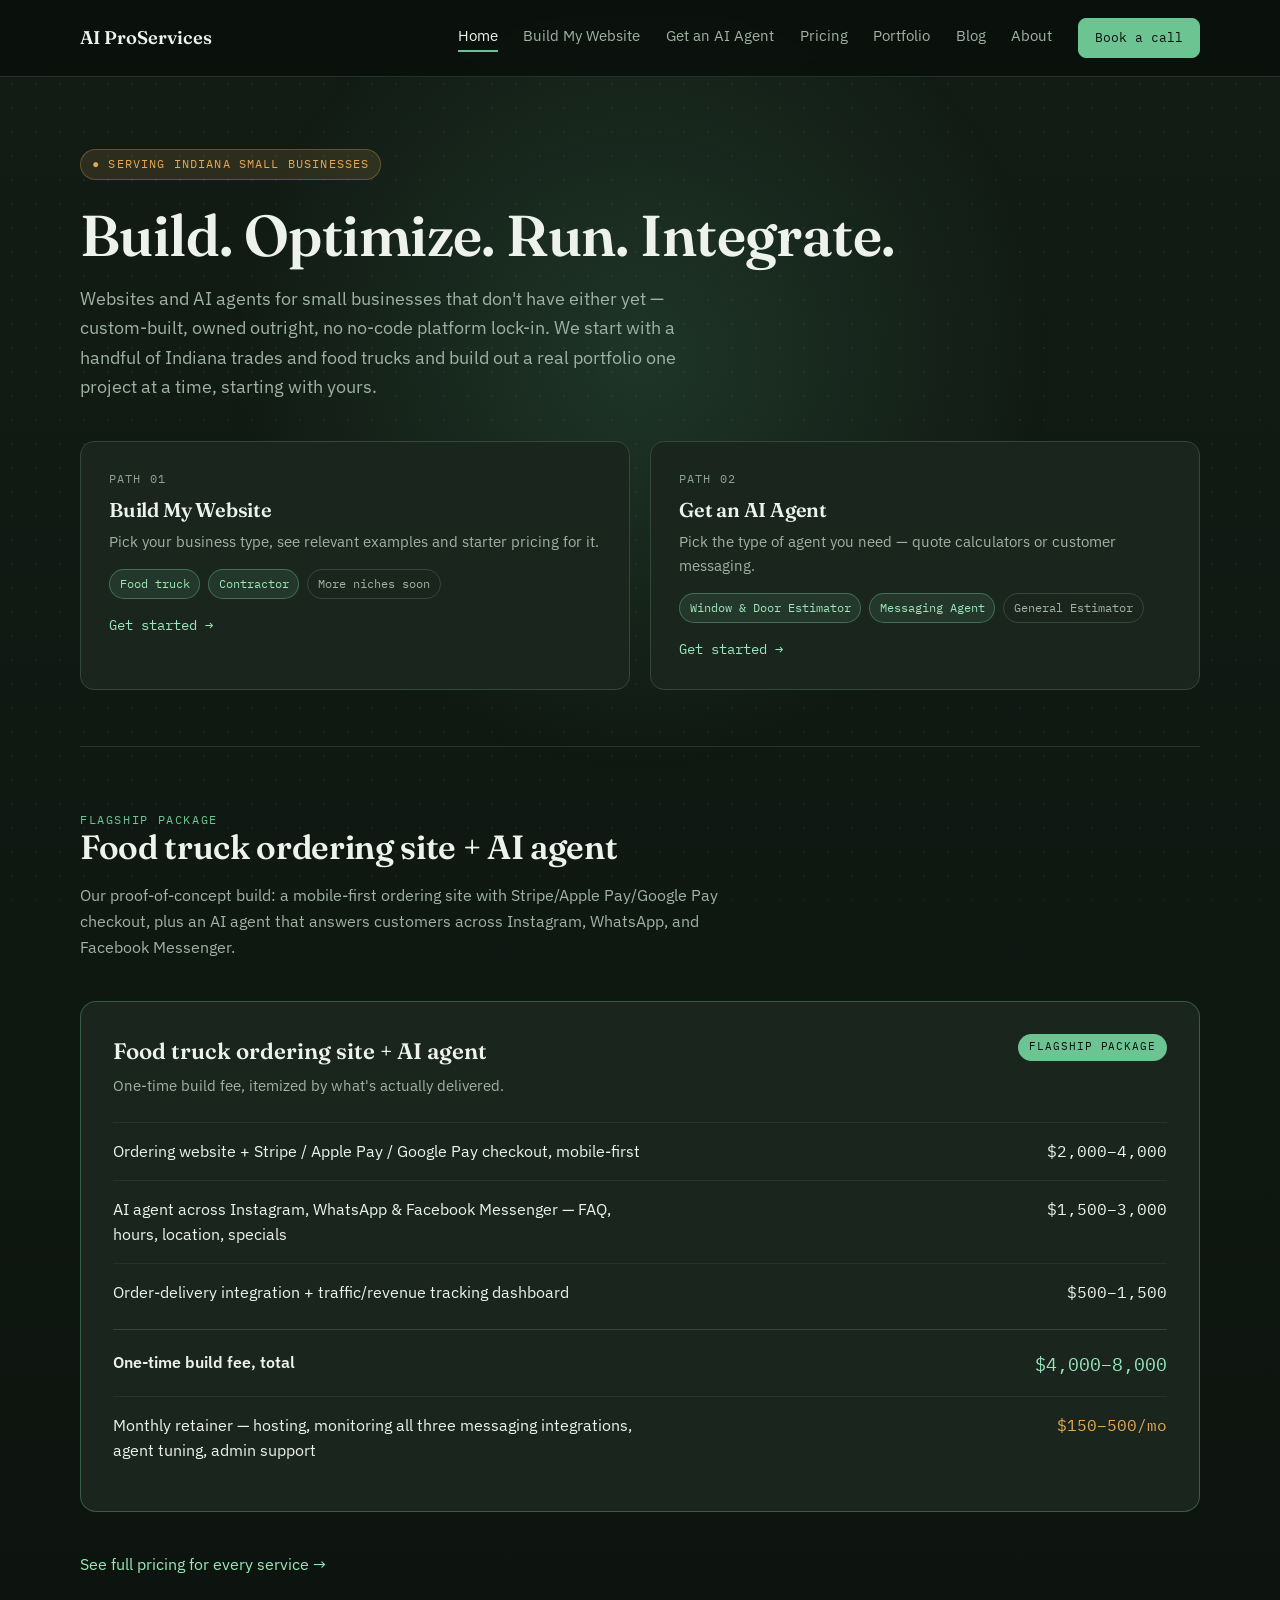
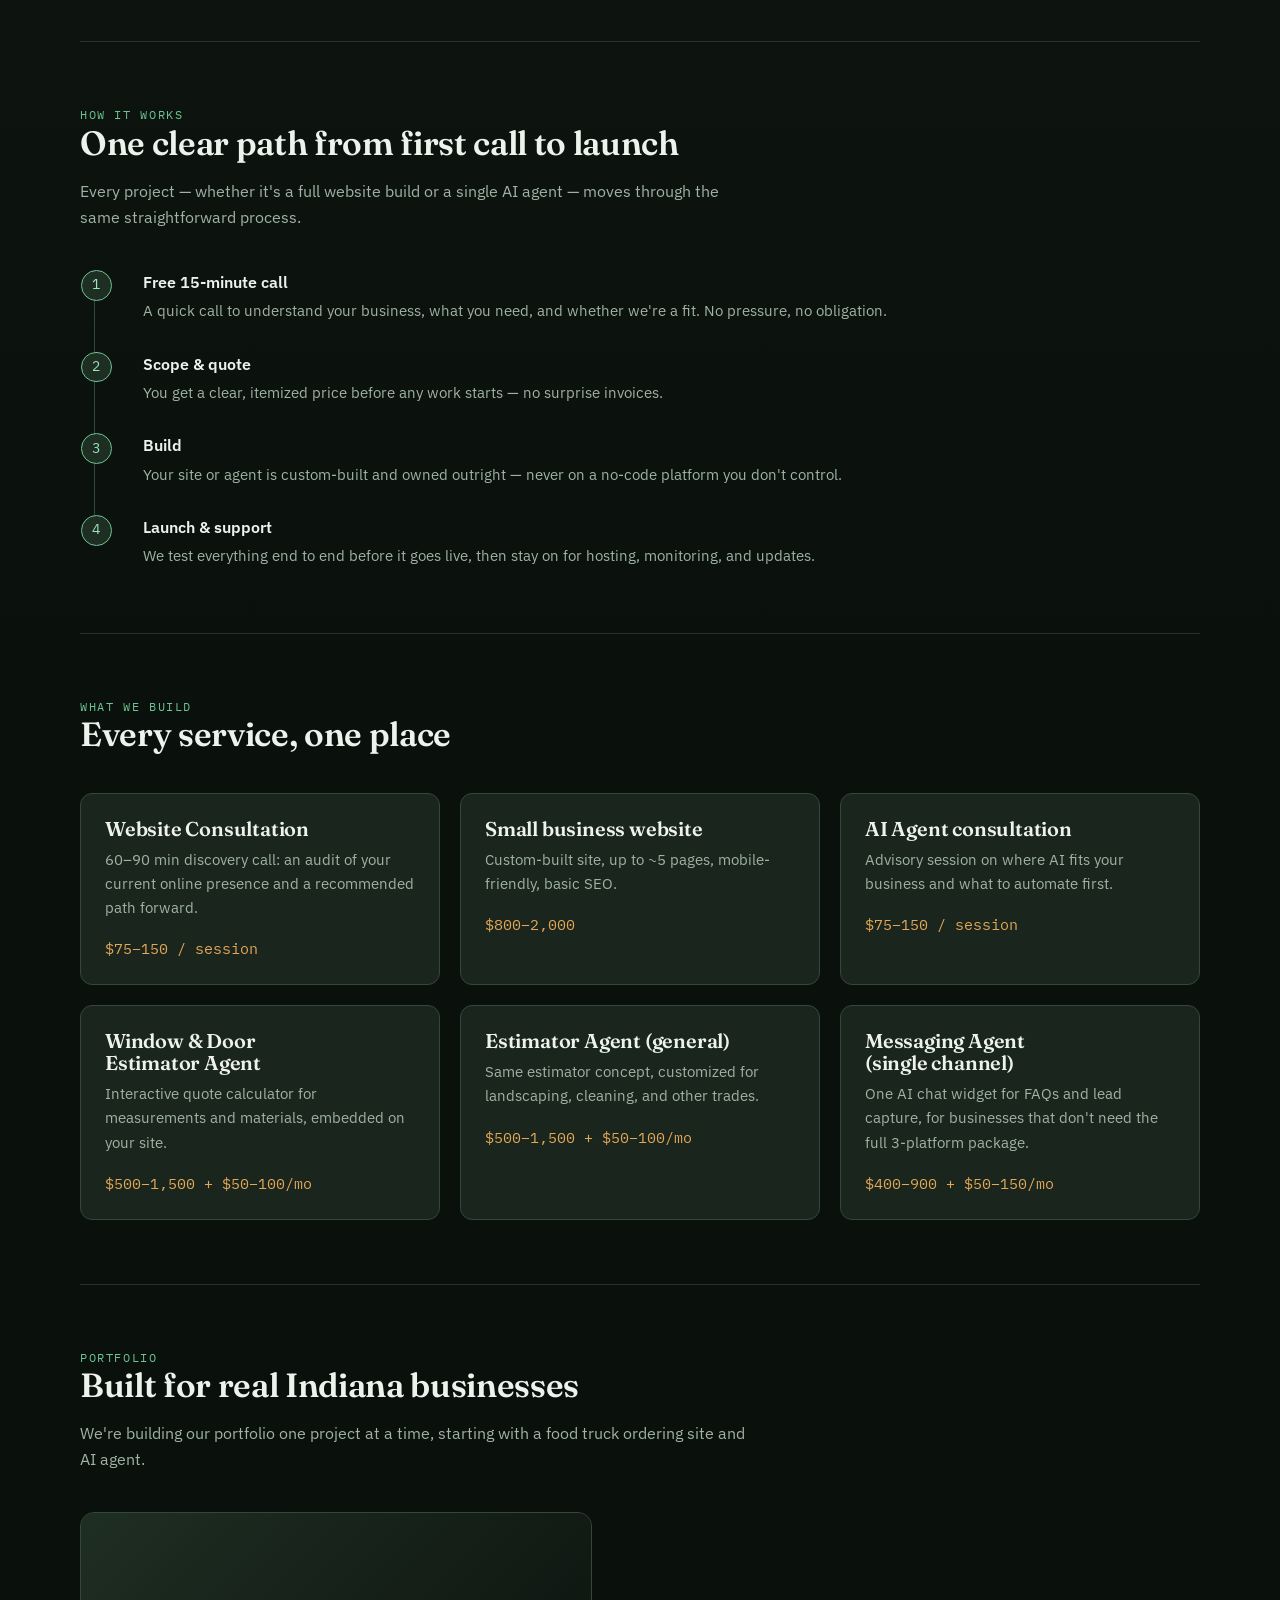
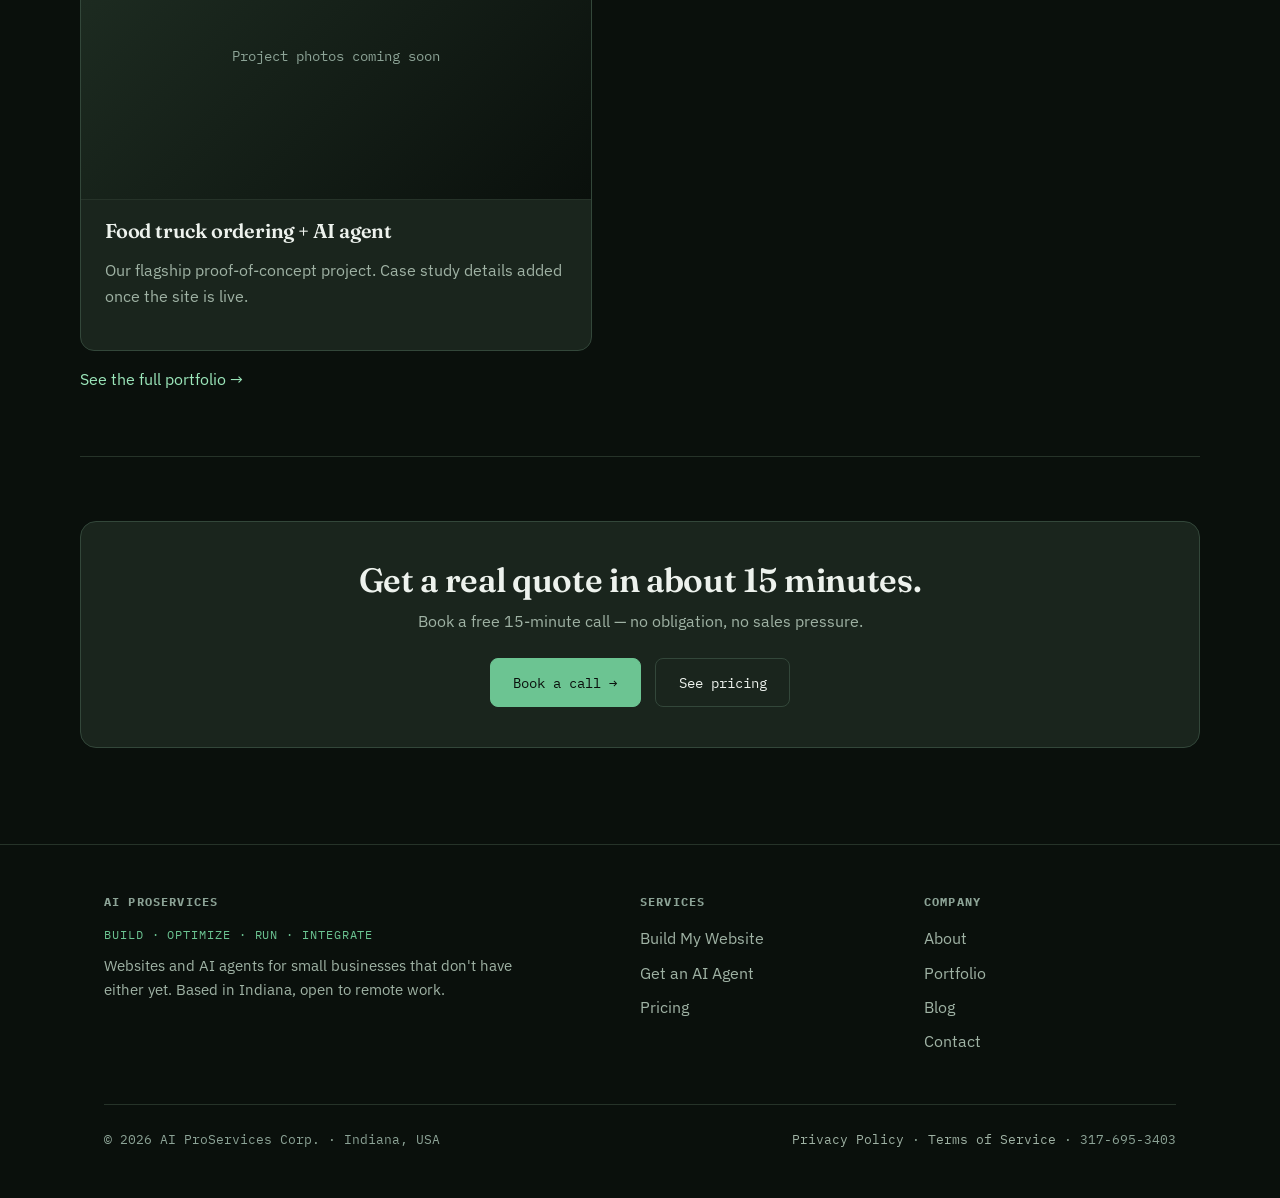
<file: site/index.html>
<!doctype html>
<html lang="en">
<head>
<meta charset="utf-8">
<meta name="viewport" content="width=device-width, initial-scale=1">
<title>AI ProServices — Websites &amp; AI Agents for Indiana Small Businesses</title>
<meta name="description" content="Custom websites and AI agents for small businesses that don't have either yet. Serving Indiana — food trucks, contractors, and local trades.">
<link rel="icon" type="image/svg+xml" href="favicon.svg">
<meta property="og:type" content="website">
<meta property="og:title" content="AI ProServices — Websites & AI Agents for Indiana Small Businesses">
<meta property="og:description" content="Custom websites and AI agents for small businesses that don't have either yet. Serving Indiana — food trucks, contractors, and local trades.">
<meta property="og:url" content="https://aiproservicescorp.com/">
<meta name="twitter:card" content="summary">
<meta name="twitter:title" content="AI ProServices — Websites & AI Agents for Indiana Small Businesses">
<meta name="twitter:description" content="Custom websites and AI agents for small businesses that don't have either yet. Serving Indiana — food trucks, contractors, and local trades.">
<link rel="stylesheet" href="css/styles.css">
</head>
<body>

<header class="site">
  <nav class="wrap nav">
    <a href="index.html" class="logo">AI ProServices</a>
    <button class="nav-toggle" id="navToggle" aria-expanded="false" aria-controls="navLinks">Menu</button>
    <div class="nav-links" id="navLinks">
      <a href="index.html">Home</a>
      <a href="build-my-website.html">Build My Website</a>
      <a href="get-an-ai-agent.html">Get an AI Agent</a>
      <a href="pricing.html">Pricing</a>
      <a href="portfolio.html">Portfolio</a>
      <a href="blog.html">Blog</a>
      <a href="about.html">About</a>
      <a href="https://outlook.office.com/bookwithme/user/e1a8f21ee1854f0caafce3af5d13cb9d@aiproservicescorp.com?anonymous&ismsaljsauthenabled&ep=plink" class="nav-cta" target="_blank" rel="noopener noreferrer">Book a call</a>
    </div>
  </nav>
</header>

<main>
  <section class="hero wrap">
    <div class="tag">● Serving Indiana small businesses</div>
    <h1>Build. Optimize. Run. Integrate.</h1>
    <p class="sub">Websites and AI agents for small businesses that don't have either yet — custom-built, owned outright, no no-code platform lock-in. We start with a handful of Indiana trades and food trucks and build out a real portfolio one project at a time, starting with yours.</p>

    <div class="hero-paths">
      <a href="build-my-website.html" class="path-card">
        <div class="path-eyebrow">Path 01</div>
        <h3>Build My Website</h3>
        <p>Pick your business type, see relevant examples and starter pricing for it.</p>
        <div class="niche-tags">
          <span class="niche-tag launch">Food truck</span>
          <span class="niche-tag launch">Contractor</span>
          <span class="niche-tag">More niches soon</span>
        </div>
        <div class="go" style="margin-top:1rem;">Get started →</div>
      </a>
      <a href="get-an-ai-agent.html" class="path-card">
        <div class="path-eyebrow">Path 02</div>
        <h3>Get an AI Agent</h3>
        <p>Pick the type of agent you need — quote calculators or customer messaging.</p>
        <div class="niche-tags">
          <span class="niche-tag launch">Window &amp; Door Estimator</span>
          <span class="niche-tag launch">Messaging Agent</span>
          <span class="niche-tag">General Estimator</span>
        </div>
        <div class="go" style="margin-top:1rem;">Get started →</div>
      </a>
    </div>
  </section>

  <section class="section wrap">
    <div class="section-head">
      <div class="kicker">Flagship package</div>
      <h2>Food truck ordering site + AI agent</h2>
      <p class="lede">Our proof-of-concept build: a mobile-first ordering site with Stripe/Apple Pay/Google Pay checkout, plus an AI agent that answers customers across Instagram, WhatsApp, and Facebook Messenger.</p>
    </div>

    <div class="flagship">
      <div class="flagship-head">
        <div>
          <div class="flagship-name">Food truck ordering site + AI agent</div>
          <p class="flagship-sub">One-time build fee, itemized by what's actually delivered.</p>
        </div>
        <span class="pick">Flagship package</span>
      </div>

      <div class="line-item">
        <div class="li-label">Ordering website + Stripe / Apple Pay / Google Pay checkout, mobile-first</div>
        <div class="li-price">$2,000–4,000</div>
      </div>
      <div class="line-item">
        <div class="li-label">AI agent across Instagram, WhatsApp &amp; Facebook Messenger — FAQ, hours, location, specials</div>
        <div class="li-price">$1,500–3,000</div>
      </div>
      <div class="line-item">
        <div class="li-label">Order-delivery integration + traffic/revenue tracking dashboard</div>
        <div class="li-price">$500–1,500</div>
      </div>
      <div class="line-item total">
        <div class="li-label">One-time build fee, total</div>
        <div class="li-price">$4,000–8,000</div>
      </div>
      <div class="line-item retainer">
        <div class="li-label">Monthly retainer — hosting, monitoring all three messaging integrations, agent tuning, admin support</div>
        <div class="li-price">$150–500/mo</div>
      </div>
    </div>
    <a href="pricing.html" class="cta-link">See full pricing for every service →</a>
  </section>

  <section class="section wrap">
    <div class="section-head">
      <div class="kicker">How it works</div>
      <h2>One clear path from first call to launch</h2>
      <p class="lede">Every project — whether it's a full website build or a single AI agent — moves through the same straightforward process.</p>
    </div>
    <ol class="steps">
      <li>
        <div class="step-title">Free 15-minute call</div>
        <div class="step-detail">A quick call to understand your business, what you need, and whether we're a fit. No pressure, no obligation.</div>
      </li>
      <li>
        <div class="step-title">Scope &amp; quote</div>
        <div class="step-detail">You get a clear, itemized price before any work starts — no surprise invoices.</div>
      </li>
      <li>
        <div class="step-title">Build</div>
        <div class="step-detail">Your site or agent is custom-built and owned outright — never on a no-code platform you don't control.</div>
      </li>
      <li>
        <div class="step-title">Launch &amp; support</div>
        <div class="step-detail">We test everything end to end before it goes live, then stay on for hosting, monitoring, and updates.</div>
      </li>
    </ol>
  </section>

  <section class="section wrap">
    <div class="section-head">
      <div class="kicker">What we build</div>
      <h2>Every service, one place</h2>
    </div>
    <div class="grid grid-3">
      <div class="card">
        <h3>Website Consultation</h3>
        <p>60–90 min discovery call: an audit of your current online presence and a recommended path forward.</p>
        <div class="price">$75–150 / session</div>
      </div>
      <div class="card">
        <h3>Small business website</h3>
        <p>Custom-built site, up to ~5 pages, mobile-friendly, basic SEO.</p>
        <div class="price">$800–2,000</div>
      </div>
      <div class="card">
        <h3>AI Agent consultation</h3>
        <p>Advisory session on where AI fits your business and what to automate first.</p>
        <div class="price">$75–150 / session</div>
      </div>
      <div class="card">
        <h3>Window &amp; Door Estimator Agent</h3>
        <p>Interactive quote calculator for measurements and materials, embedded on your site.</p>
        <div class="price">$500–1,500 + $50–100/mo</div>
      </div>
      <div class="card">
        <h3>Estimator Agent (general)</h3>
        <p>Same estimator concept, customized for landscaping, cleaning, and other trades.</p>
        <div class="price">$500–1,500 + $50–100/mo</div>
      </div>
      <div class="card">
        <h3>Messaging Agent (single channel)</h3>
        <p>One AI chat widget for FAQs and lead capture, for businesses that don't need the full 3-platform package.</p>
        <div class="price">$400–900 + $50–150/mo</div>
      </div>
    </div>
  </section>

  <section class="section wrap">
    <div class="section-head">
      <div class="kicker">Portfolio</div>
      <h2>Built for real Indiana businesses</h2>
      <p class="lede">We're building our portfolio one project at a time, starting with a food truck ordering site and AI agent.</p>
    </div>
    <div class="portfolio-card" style="max-width:32rem;">
      <div class="thumb">Project photos coming soon</div>
      <div class="body">
        <h3>Food truck ordering + AI agent</h3>
        <p class="muted">Our flagship proof-of-concept project. Case study details added once the site is live.</p>
      </div>
    </div>
    <a href="portfolio.html" class="cta-link" style="display:inline-block; margin-top:1rem;">See the full portfolio →</a>
  </section>

  <section class="section wrap">
    <div class="cta-band">
      <h2>Get a real quote in about 15 minutes.</h2>
      <p>Book a free 15-minute call — no obligation, no sales pressure.</p>
      <div class="btn-row">
        <a href="https://outlook.office.com/bookwithme/user/e1a8f21ee1854f0caafce3af5d13cb9d@aiproservicescorp.com?anonymous&ismsaljsauthenabled&ep=plink" class="btn" target="_blank" rel="noopener noreferrer">Book a call →</a>
        <a href="pricing.html" class="btn secondary">See pricing</a>
      </div>
    </div>
  </section>
</main>

<footer class="site">
  <div class="wrap">
    <div class="footer-grid">
      <div>
        <h4>AI ProServices</h4>
        <p class="footer-motto">Build &middot; Optimize &middot; Run &middot; Integrate</p>
        <p class="muted" style="max-width:26rem; font-size:0.92rem;">Websites and AI agents for small businesses that don't have either yet. Based in Indiana, open to remote work.</p>
      </div>
      <div>
        <h4>Services</h4>
        <ul>
          <li><a href="build-my-website.html">Build My Website</a></li>
          <li><a href="get-an-ai-agent.html">Get an AI Agent</a></li>
          <li><a href="pricing.html">Pricing</a></li>
        </ul>
      </div>
      <div>
        <h4>Company</h4>
        <ul>
          <li><a href="about.html">About</a></li>
          <li><a href="portfolio.html">Portfolio</a></li>
          <li><a href="blog.html">Blog</a></li>
          <li><a href="contact.html">Contact</a></li>
        </ul>
      </div>
    </div>
    <div class="footer-bottom">
      <span>© 2026 AI ProServices Corp. · Indiana, USA</span>
      <span class="footer-legal"><a href="privacy-policy.html">Privacy Policy</a> · <a href="terms-of-service.html">Terms of Service</a> · 317-695-3403</span>
    </div>
  </div>
</footer>

<script src="js/nav.js"></script>
</body>
</html>
</file>
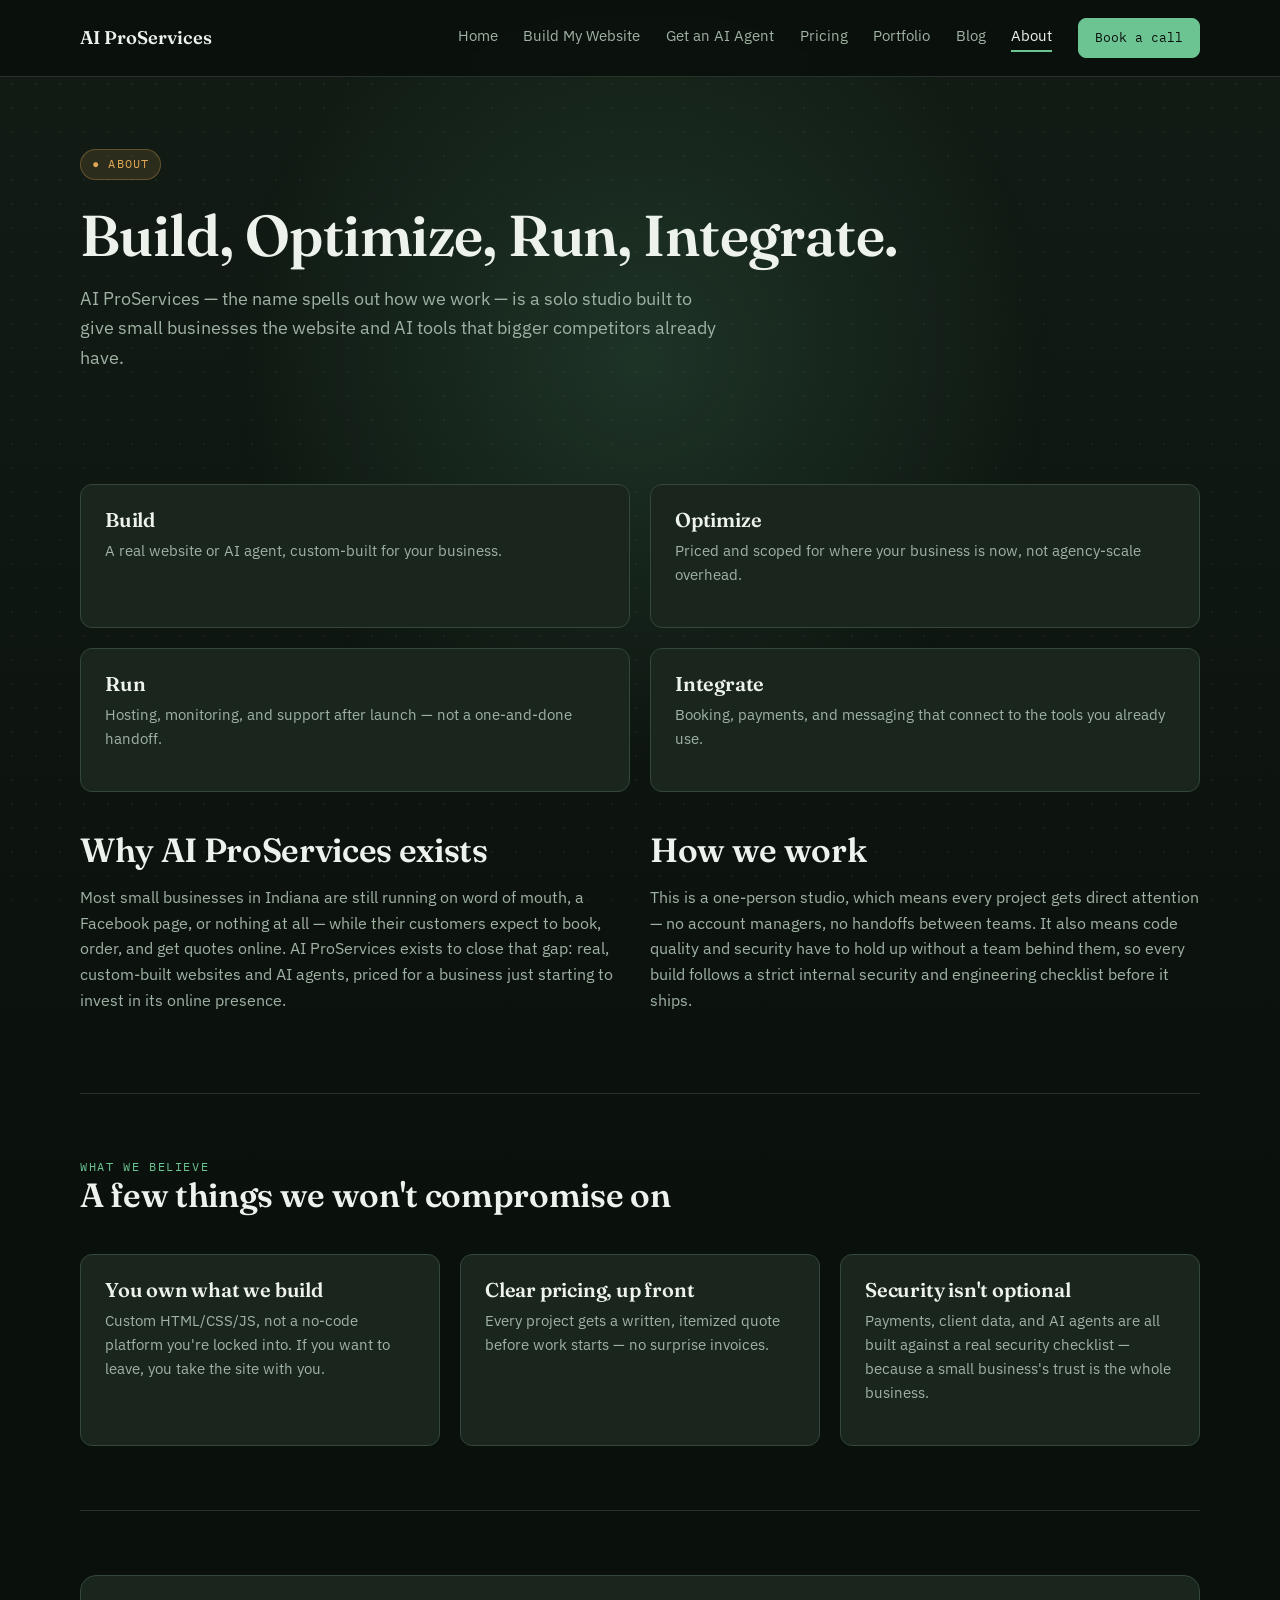
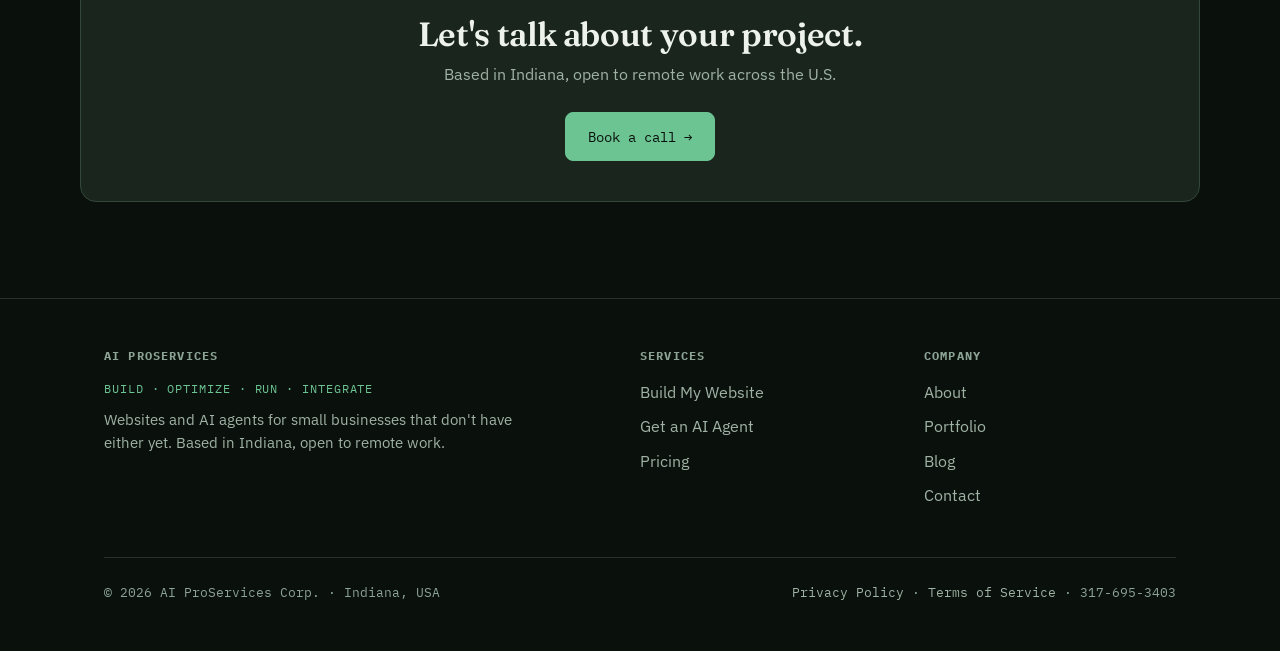
<file: site/about.html>
<!doctype html>
<html lang="en">
<head>
<meta charset="utf-8">
<meta name="viewport" content="width=device-width, initial-scale=1">
<title>About — AI ProServices</title>
<meta name="description" content="AI ProServices is a solo Indiana studio building custom websites and AI agents for small businesses.">
<link rel="icon" type="image/svg+xml" href="favicon.svg">
<meta property="og:type" content="website">
<meta property="og:title" content="About — AI ProServices">
<meta property="og:description" content="AI ProServices is a solo Indiana studio building custom websites and AI agents for small businesses.">
<meta property="og:url" content="https://aiproservicescorp.com/about.html">
<meta name="twitter:card" content="summary">
<meta name="twitter:title" content="About — AI ProServices">
<meta name="twitter:description" content="AI ProServices is a solo Indiana studio building custom websites and AI agents for small businesses.">
<link rel="stylesheet" href="css/styles.css">
</head>
<body>

<header class="site">
  <nav class="wrap nav">
    <a href="index.html" class="logo">AI ProServices</a>
    <button class="nav-toggle" id="navToggle" aria-expanded="false" aria-controls="navLinks">Menu</button>
    <div class="nav-links" id="navLinks">
      <a href="index.html">Home</a>
      <a href="build-my-website.html">Build My Website</a>
      <a href="get-an-ai-agent.html">Get an AI Agent</a>
      <a href="pricing.html">Pricing</a>
      <a href="portfolio.html">Portfolio</a>
      <a href="blog.html">Blog</a>
      <a href="about.html">About</a>
      <a href="https://outlook.office.com/bookwithme/user/e1a8f21ee1854f0caafce3af5d13cb9d@aiproservicescorp.com?anonymous&ismsaljsauthenabled&ep=plink" class="nav-cta" target="_blank" rel="noopener noreferrer">Book a call</a>
    </div>
  </nav>
</header>

<main>
  <section class="hero wrap" style="padding-bottom:2rem;">
    <div class="tag">● About</div>
    <h1>Build, Optimize, Run, Integrate.</h1>
    <p class="sub">AI ProServices — the name spells out how we work — is a solo studio built to give small businesses the website and AI tools that bigger competitors already have.</p>
  </section>

  <section class="section no-border wrap">
    <div class="grid grid-2" style="margin-bottom:2.5rem;">
      <div class="card">
        <h3>Build</h3>
        <p>A real website or AI agent, custom-built for your business.</p>
      </div>
      <div class="card">
        <h3>Optimize</h3>
        <p>Priced and scoped for where your business is now, not agency-scale overhead.</p>
      </div>
      <div class="card">
        <h3>Run</h3>
        <p>Hosting, monitoring, and support after launch — not a one-and-done handoff.</p>
      </div>
      <div class="card">
        <h3>Integrate</h3>
        <p>Booking, payments, and messaging that connect to the tools you already use.</p>
      </div>
    </div>
    <div class="grid grid-2">
      <div>
        <h2>Why AI ProServices exists</h2>
        <p class="muted">Most small businesses in Indiana are still running on word of mouth, a Facebook page, or nothing at all — while their customers expect to book, order, and get quotes online. AI ProServices exists to close that gap: real, custom-built websites and AI agents, priced for a business just starting to invest in its online presence.</p>
      </div>
      <div>
        <h2>How we work</h2>
        <p class="muted">This is a one-person studio, which means every project gets direct attention — no account managers, no handoffs between teams. It also means code quality and security have to hold up without a team behind them, so every build follows a strict internal security and engineering checklist before it ships.</p>
      </div>
    </div>
  </section>

  <section class="section wrap">
    <div class="section-head">
      <div class="kicker">What we believe</div>
      <h2>A few things we won't compromise on</h2>
    </div>
    <div class="grid grid-3">
      <div class="card">
        <h3>You own what we build</h3>
        <p>Custom HTML/CSS/JS, not a no-code platform you're locked into. If you want to leave, you take the site with you.</p>
      </div>
      <div class="card">
        <h3>Clear pricing, up front</h3>
        <p>Every project gets a written, itemized quote before work starts — no surprise invoices.</p>
      </div>
      <div class="card">
        <h3>Security isn't optional</h3>
        <p>Payments, client data, and AI agents are all built against a real security checklist — because a small business's trust is the whole business.</p>
      </div>
    </div>
  </section>

  <section class="section wrap">
    <div class="cta-band">
      <h2>Let's talk about your project.</h2>
      <p>Based in Indiana, open to remote work across the U.S.</p>
      <div class="btn-row">
        <a href="https://outlook.office.com/bookwithme/user/e1a8f21ee1854f0caafce3af5d13cb9d@aiproservicescorp.com?anonymous&ismsaljsauthenabled&ep=plink" class="btn" target="_blank" rel="noopener noreferrer">Book a call →</a>
      </div>
    </div>
  </section>
</main>

<footer class="site">
  <div class="wrap">
    <div class="footer-grid">
      <div>
        <h4>AI ProServices</h4>
        <p class="footer-motto">Build &middot; Optimize &middot; Run &middot; Integrate</p>
        <p class="muted" style="max-width:26rem; font-size:0.92rem;">Websites and AI agents for small businesses that don't have either yet. Based in Indiana, open to remote work.</p>
      </div>
      <div>
        <h4>Services</h4>
        <ul>
          <li><a href="build-my-website.html">Build My Website</a></li>
          <li><a href="get-an-ai-agent.html">Get an AI Agent</a></li>
          <li><a href="pricing.html">Pricing</a></li>
        </ul>
      </div>
      <div>
        <h4>Company</h4>
        <ul>
          <li><a href="about.html">About</a></li>
          <li><a href="portfolio.html">Portfolio</a></li>
          <li><a href="blog.html">Blog</a></li>
          <li><a href="contact.html">Contact</a></li>
        </ul>
      </div>
    </div>
    <div class="footer-bottom">
      <span>© 2026 AI ProServices Corp. · Indiana, USA</span>
      <span class="footer-legal"><a href="privacy-policy.html">Privacy Policy</a> · <a href="terms-of-service.html">Terms of Service</a> · 317-695-3403</span>
    </div>
  </div>
</footer>

<script src="js/nav.js"></script>
</body>
</html>
</file>
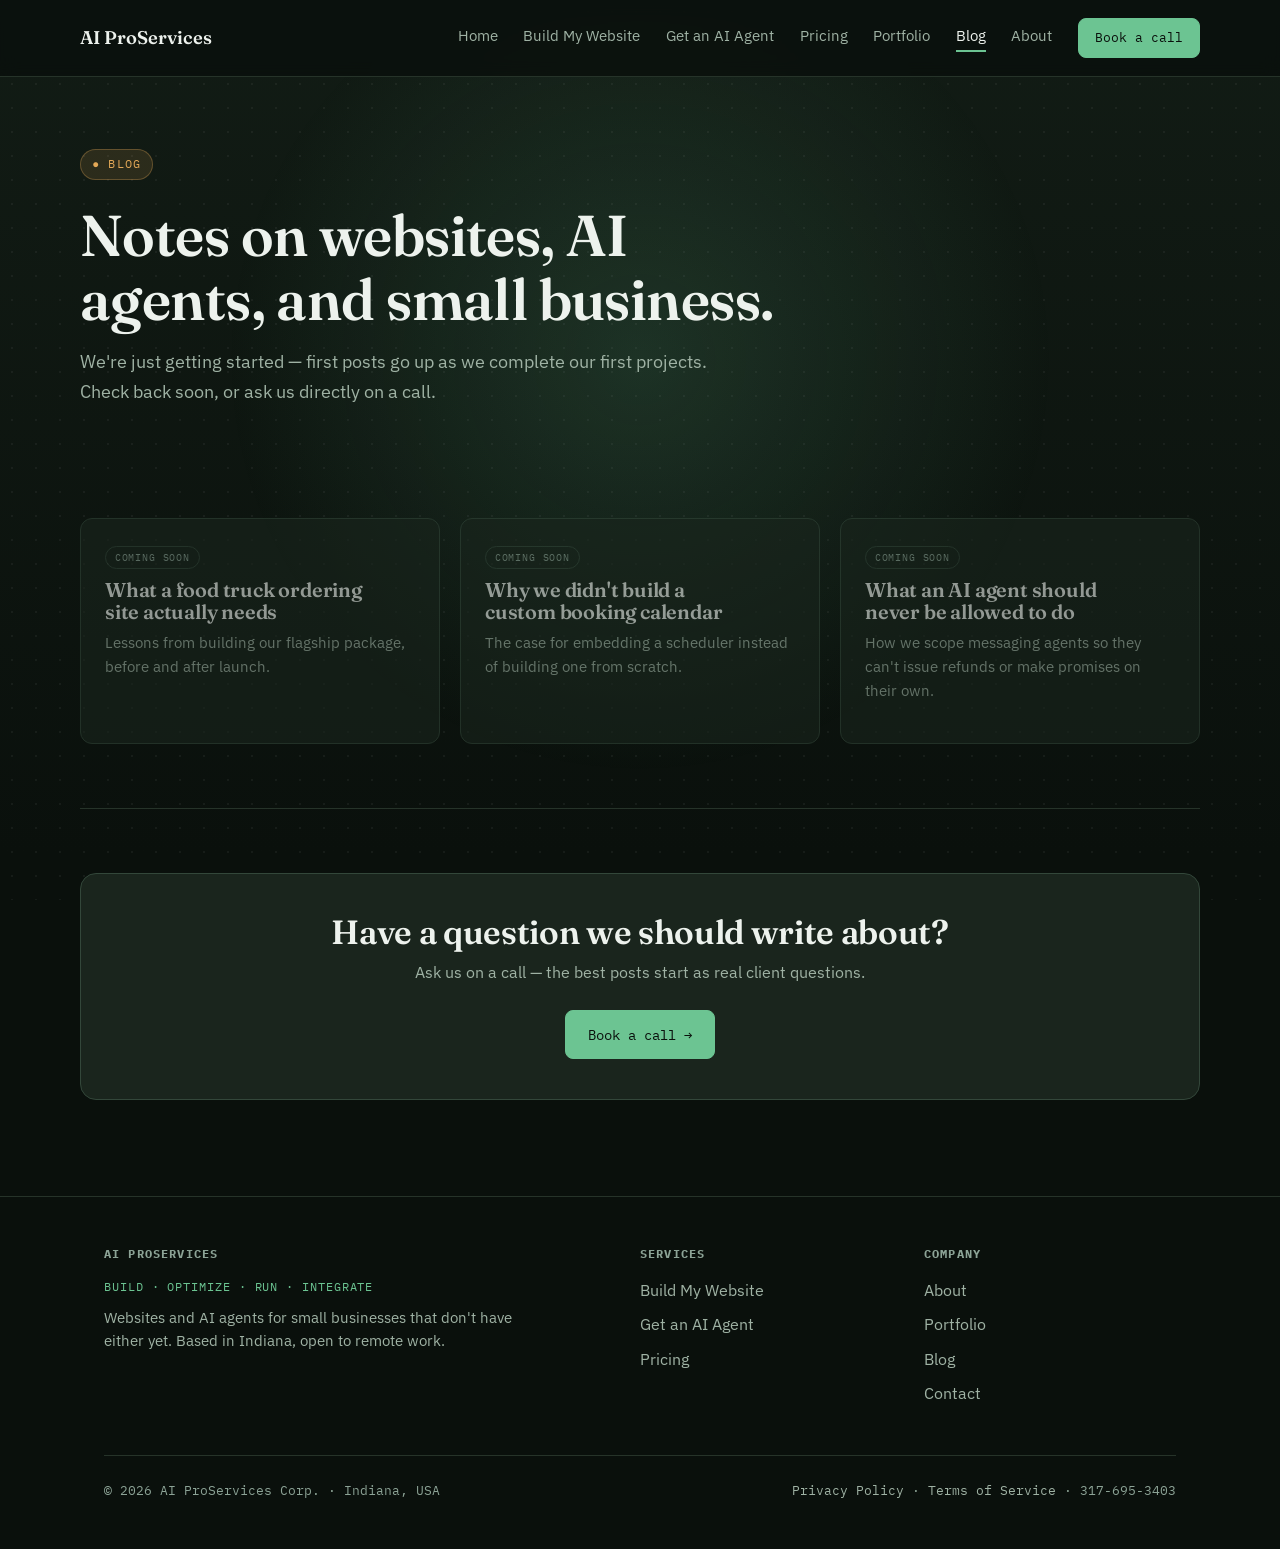
<file: site/blog.html>
<!doctype html>
<html lang="en">
<head>
<meta charset="utf-8">
<meta name="viewport" content="width=device-width, initial-scale=1">
<title>Blog — AI ProServices</title>
<meta name="description" content="Notes on websites, AI agents, and running a small business in Indiana, from AI ProServices.">
<link rel="icon" type="image/svg+xml" href="favicon.svg">
<meta property="og:type" content="website">
<meta property="og:title" content="Blog — AI ProServices">
<meta property="og:description" content="Notes on websites, AI agents, and running a small business in Indiana, from AI ProServices.">
<meta property="og:url" content="https://aiproservicescorp.com/blog.html">
<meta name="twitter:card" content="summary">
<meta name="twitter:title" content="Blog — AI ProServices">
<meta name="twitter:description" content="Notes on websites, AI agents, and running a small business in Indiana, from AI ProServices.">
<link rel="stylesheet" href="css/styles.css">
</head>
<body>

<header class="site">
  <nav class="wrap nav">
    <a href="index.html" class="logo">AI ProServices</a>
    <button class="nav-toggle" id="navToggle" aria-expanded="false" aria-controls="navLinks">Menu</button>
    <div class="nav-links" id="navLinks">
      <a href="index.html">Home</a>
      <a href="build-my-website.html">Build My Website</a>
      <a href="get-an-ai-agent.html">Get an AI Agent</a>
      <a href="pricing.html">Pricing</a>
      <a href="portfolio.html">Portfolio</a>
      <a href="blog.html">Blog</a>
      <a href="about.html">About</a>
      <a href="https://outlook.office.com/bookwithme/user/e1a8f21ee1854f0caafce3af5d13cb9d@aiproservicescorp.com?anonymous&ismsaljsauthenabled&ep=plink" class="nav-cta" target="_blank" rel="noopener noreferrer">Book a call</a>
    </div>
  </nav>
</header>

<main>
  <section class="hero wrap" style="padding-bottom:2rem;">
    <div class="tag">● Blog</div>
    <h1>Notes on websites, AI agents, and small business.</h1>
    <p class="sub">We're just getting started — first posts go up as we complete our first projects. Check back soon, or ask us directly on a call.</p>
  </section>

  <section class="section no-border wrap">
    <div class="grid grid-3">
      <div class="card coming-soon">
        <span class="badge">Coming soon</span>
        <h3>What a food truck ordering site actually needs</h3>
        <p>Lessons from building our flagship package, before and after launch.</p>
      </div>
      <div class="card coming-soon">
        <span class="badge">Coming soon</span>
        <h3>Why we didn't build a custom booking calendar</h3>
        <p>The case for embedding a scheduler instead of building one from scratch.</p>
      </div>
      <div class="card coming-soon">
        <span class="badge">Coming soon</span>
        <h3>What an AI agent should never be allowed to do</h3>
        <p>How we scope messaging agents so they can't issue refunds or make promises on their own.</p>
      </div>
    </div>
  </section>

  <section class="section wrap">
    <div class="cta-band">
      <h2>Have a question we should write about?</h2>
      <p>Ask us on a call — the best posts start as real client questions.</p>
      <div class="btn-row">
        <a href="https://outlook.office.com/bookwithme/user/e1a8f21ee1854f0caafce3af5d13cb9d@aiproservicescorp.com?anonymous&ismsaljsauthenabled&ep=plink" class="btn" target="_blank" rel="noopener noreferrer">Book a call →</a>
      </div>
    </div>
  </section>
</main>

<footer class="site">
  <div class="wrap">
    <div class="footer-grid">
      <div>
        <h4>AI ProServices</h4>
        <p class="footer-motto">Build &middot; Optimize &middot; Run &middot; Integrate</p>
        <p class="muted" style="max-width:26rem; font-size:0.92rem;">Websites and AI agents for small businesses that don't have either yet. Based in Indiana, open to remote work.</p>
      </div>
      <div>
        <h4>Services</h4>
        <ul>
          <li><a href="build-my-website.html">Build My Website</a></li>
          <li><a href="get-an-ai-agent.html">Get an AI Agent</a></li>
          <li><a href="pricing.html">Pricing</a></li>
        </ul>
      </div>
      <div>
        <h4>Company</h4>
        <ul>
          <li><a href="about.html">About</a></li>
          <li><a href="portfolio.html">Portfolio</a></li>
          <li><a href="blog.html">Blog</a></li>
          <li><a href="contact.html">Contact</a></li>
        </ul>
      </div>
    </div>
    <div class="footer-bottom">
      <span>© 2026 AI ProServices Corp. · Indiana, USA</span>
      <span class="footer-legal"><a href="privacy-policy.html">Privacy Policy</a> · <a href="terms-of-service.html">Terms of Service</a> · 317-695-3403</span>
    </div>
  </div>
</footer>

<script src="js/nav.js"></script>
</body>
</html>
</file>
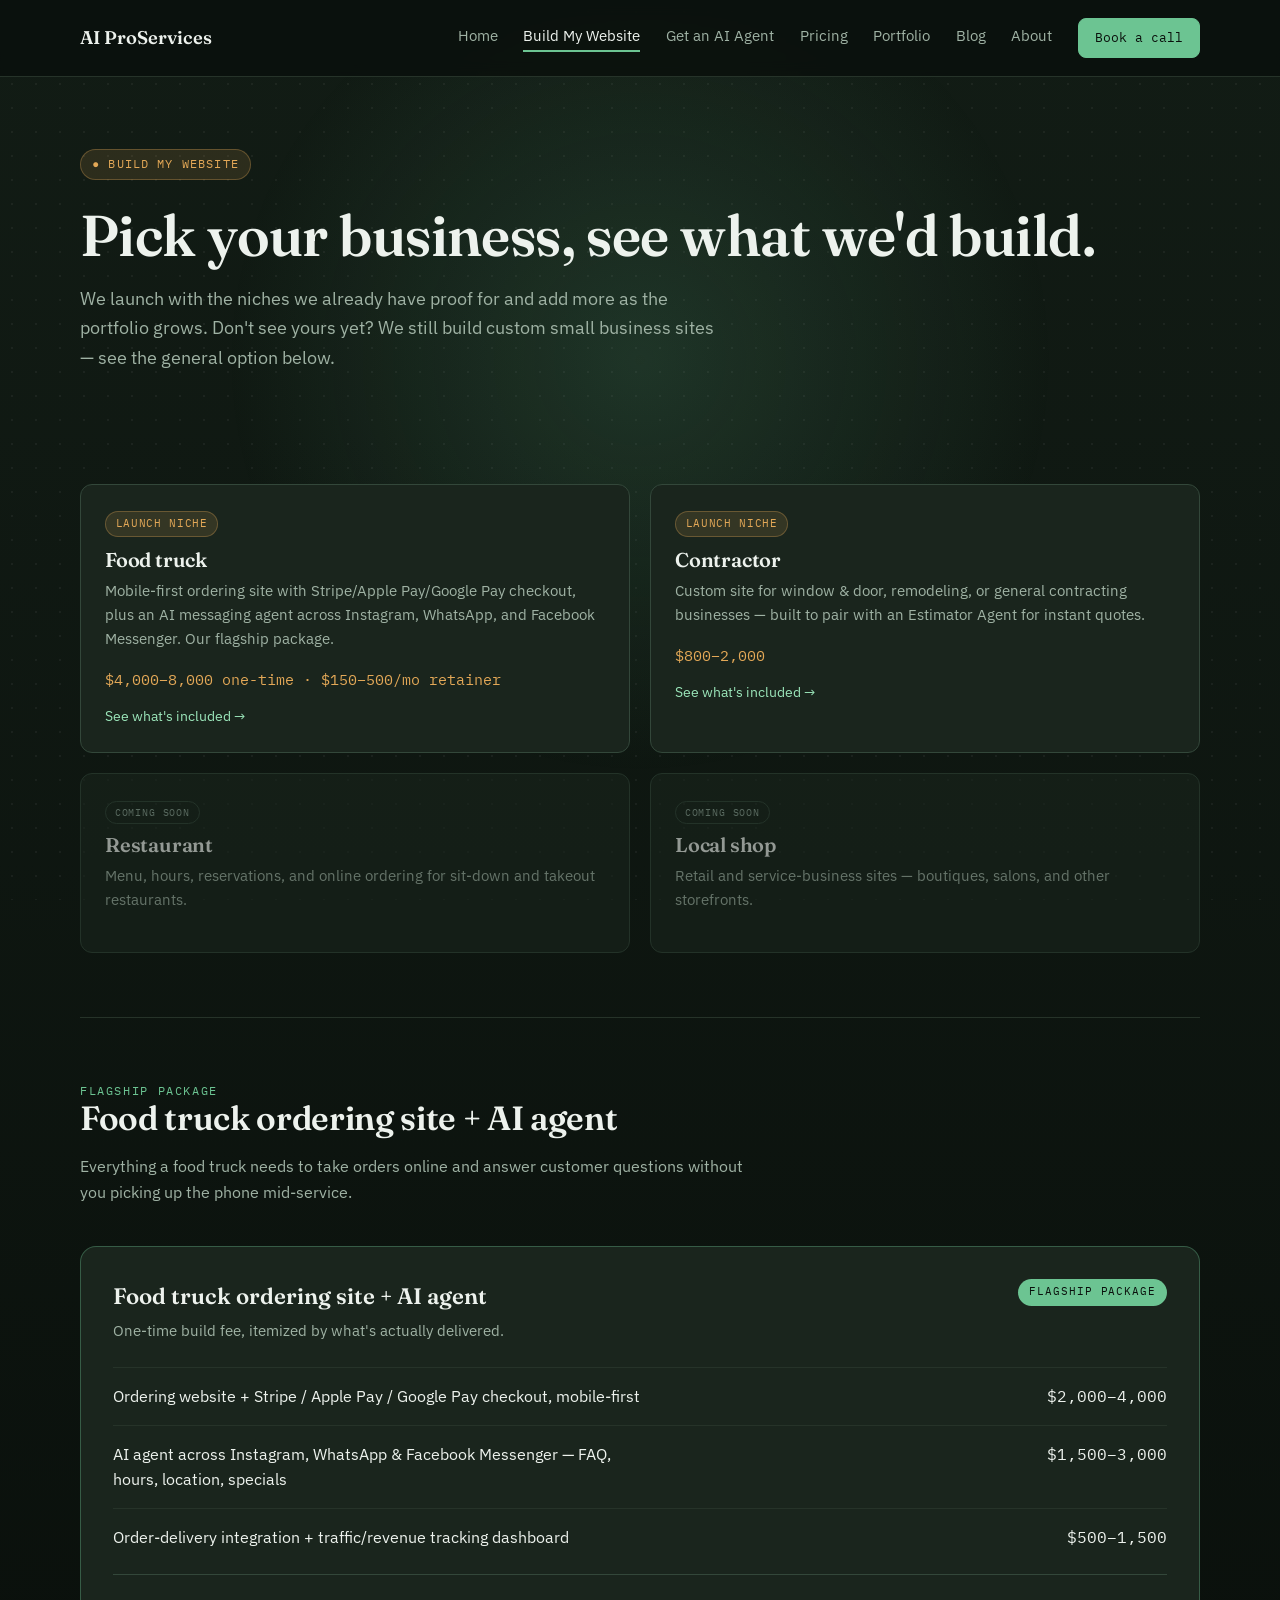
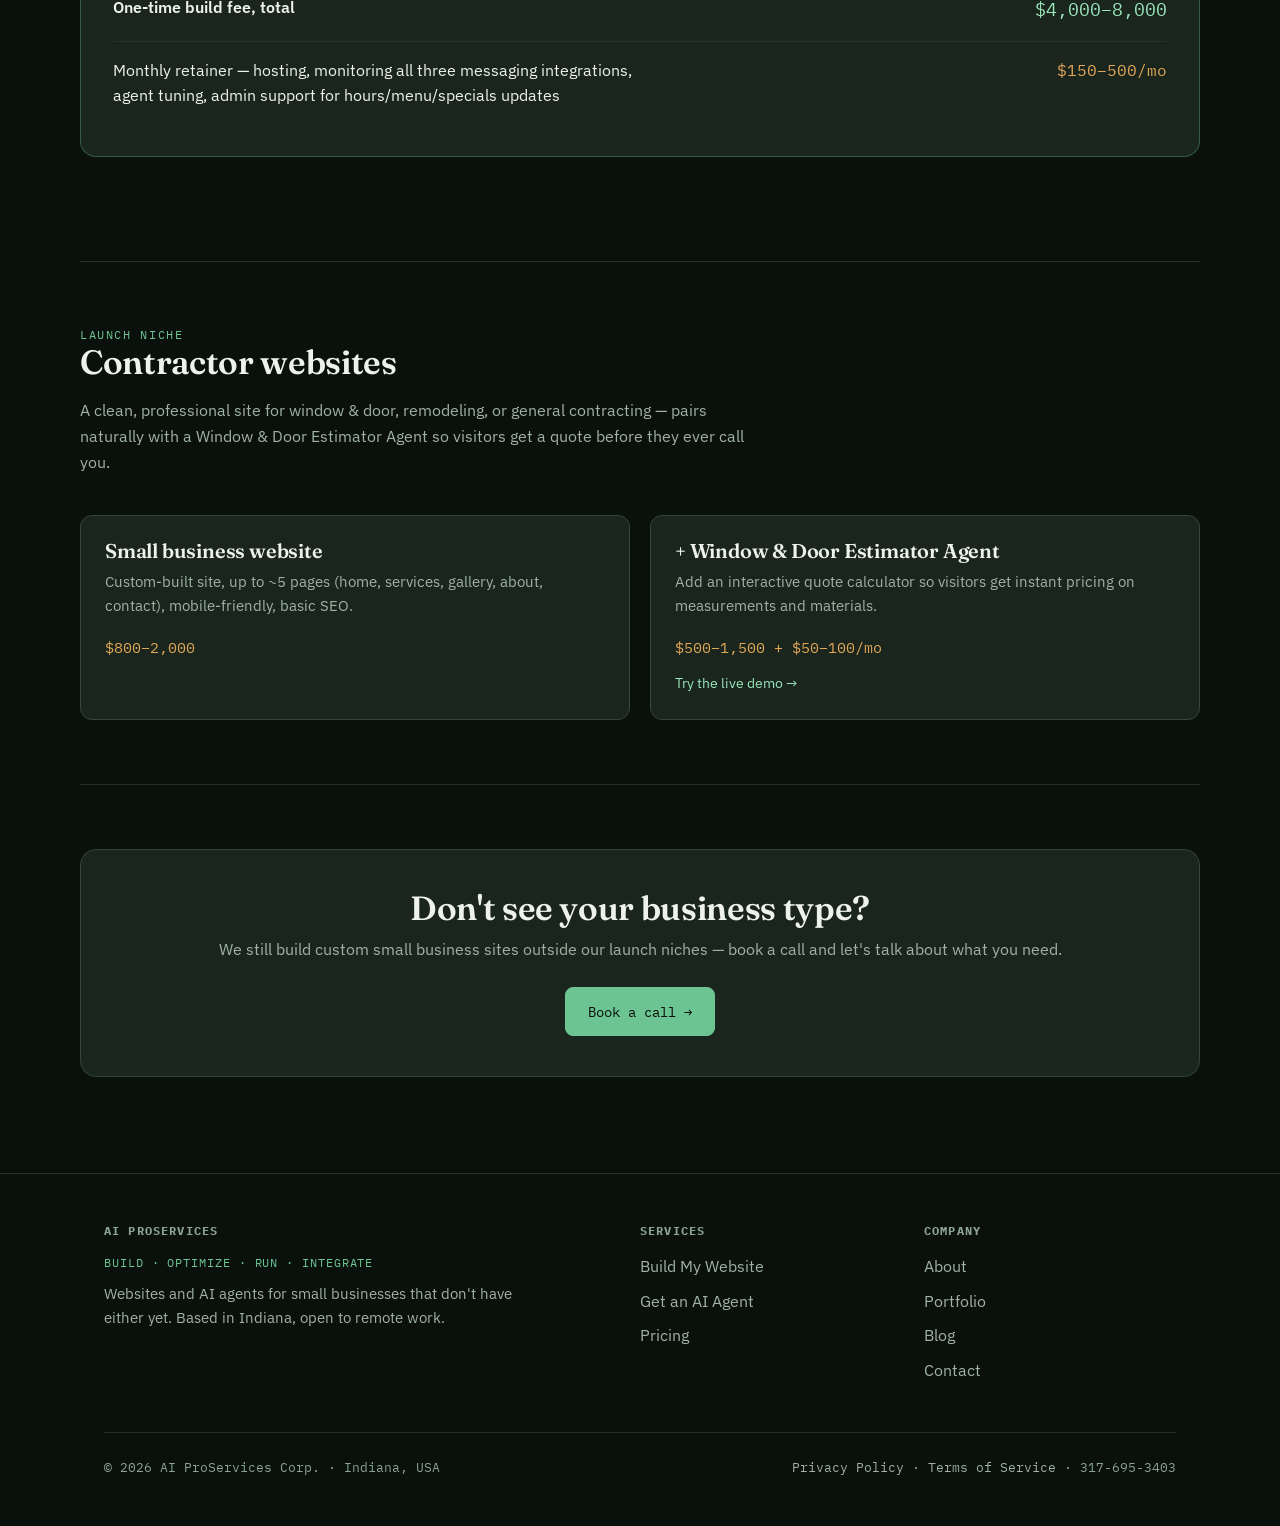
<file: site/build-my-website.html>
<!doctype html>
<html lang="en">
<head>
<meta charset="utf-8">
<meta name="viewport" content="width=device-width, initial-scale=1">
<title>Build My Website — AI ProServices</title>
<meta name="description" content="Custom websites for Indiana small businesses. Pick your niche: food truck, contractor, or general small business.">
<link rel="icon" type="image/svg+xml" href="favicon.svg">
<meta property="og:type" content="website">
<meta property="og:title" content="Build My Website — AI ProServices">
<meta property="og:description" content="Custom websites for Indiana small businesses. Pick your niche: food truck, contractor, or general small business.">
<meta property="og:url" content="https://aiproservicescorp.com/build-my-website.html">
<meta name="twitter:card" content="summary">
<meta name="twitter:title" content="Build My Website — AI ProServices">
<meta name="twitter:description" content="Custom websites for Indiana small businesses. Pick your niche: food truck, contractor, or general small business.">
<link rel="stylesheet" href="css/styles.css">
</head>
<body>

<header class="site">
  <nav class="wrap nav">
    <a href="index.html" class="logo">AI ProServices</a>
    <button class="nav-toggle" id="navToggle" aria-expanded="false" aria-controls="navLinks">Menu</button>
    <div class="nav-links" id="navLinks">
      <a href="index.html">Home</a>
      <a href="build-my-website.html">Build My Website</a>
      <a href="get-an-ai-agent.html">Get an AI Agent</a>
      <a href="pricing.html">Pricing</a>
      <a href="portfolio.html">Portfolio</a>
      <a href="blog.html">Blog</a>
      <a href="about.html">About</a>
      <a href="https://outlook.office.com/bookwithme/user/e1a8f21ee1854f0caafce3af5d13cb9d@aiproservicescorp.com?anonymous&ismsaljsauthenabled&ep=plink" class="nav-cta" target="_blank" rel="noopener noreferrer">Book a call</a>
    </div>
  </nav>
</header>

<main>
  <section class="hero wrap" style="padding-bottom:2rem;">
    <div class="tag">● Build My Website</div>
    <h1>Pick your business, see what we'd build.</h1>
    <p class="sub">We launch with the niches we already have proof for and add more as the portfolio grows. Don't see yours yet? We still build custom small business sites — see the general option below.</p>
  </section>

  <section class="section no-border wrap">
    <div class="grid grid-2">
      <div class="card">
        <span class="badge-soon" style="margin-bottom:0.75rem; display:inline-block;">Launch niche</span>
        <h3>Food truck</h3>
        <p>Mobile-first ordering site with Stripe/Apple Pay/Google Pay checkout, plus an AI messaging agent across Instagram, WhatsApp, and Facebook Messenger. Our flagship package.</p>
        <div class="price">$4,000–8,000 one-time · $150–500/mo retainer</div>
        <a href="#food-truck" class="cta-link">See what's included →</a>
      </div>
      <div class="card">
        <span class="badge-soon" style="margin-bottom:0.75rem; display:inline-block;">Launch niche</span>
        <h3>Contractor</h3>
        <p>Custom site for window &amp; door, remodeling, or general contracting businesses — built to pair with an Estimator Agent for instant quotes.</p>
        <div class="price">$800–2,000</div>
        <a href="#contractor" class="cta-link">See what's included →</a>
      </div>
      <div class="card coming-soon">
        <span class="badge">Coming soon</span>
        <h3>Restaurant</h3>
        <p>Menu, hours, reservations, and online ordering for sit-down and takeout restaurants.</p>
      </div>
      <div class="card coming-soon">
        <span class="badge">Coming soon</span>
        <h3>Local shop</h3>
        <p>Retail and service-business sites — boutiques, salons, and other storefronts.</p>
      </div>
    </div>
  </section>

  <section class="section wrap" id="food-truck">
    <div class="section-head">
      <div class="kicker">Flagship package</div>
      <h2>Food truck ordering site + AI agent</h2>
      <p class="lede">Everything a food truck needs to take orders online and answer customer questions without you picking up the phone mid-service.</p>
    </div>
    <div class="flagship">
      <div class="flagship-head">
        <div>
          <div class="flagship-name">Food truck ordering site + AI agent</div>
          <p class="flagship-sub">One-time build fee, itemized by what's actually delivered.</p>
        </div>
        <span class="pick">Flagship package</span>
      </div>
      <div class="line-item">
        <div class="li-label">Ordering website + Stripe / Apple Pay / Google Pay checkout, mobile-first</div>
        <div class="li-price">$2,000–4,000</div>
      </div>
      <div class="line-item">
        <div class="li-label">AI agent across Instagram, WhatsApp &amp; Facebook Messenger — FAQ, hours, location, specials</div>
        <div class="li-price">$1,500–3,000</div>
      </div>
      <div class="line-item">
        <div class="li-label">Order-delivery integration + traffic/revenue tracking dashboard</div>
        <div class="li-price">$500–1,500</div>
      </div>
      <div class="line-item total">
        <div class="li-label">One-time build fee, total</div>
        <div class="li-price">$4,000–8,000</div>
      </div>
      <div class="line-item retainer">
        <div class="li-label">Monthly retainer — hosting, monitoring all three messaging integrations, agent tuning, admin support for hours/menu/specials updates</div>
        <div class="li-price">$150–500/mo</div>
      </div>
    </div>
  </section>

  <section class="section wrap" id="contractor">
    <div class="section-head">
      <div class="kicker">Launch niche</div>
      <h2>Contractor websites</h2>
      <p class="lede">A clean, professional site for window &amp; door, remodeling, or general contracting — pairs naturally with a Window &amp; Door Estimator Agent so visitors get a quote before they ever call you.</p>
    </div>
    <div class="grid grid-2">
      <div class="card">
        <h3>Small business website</h3>
        <p>Custom-built site, up to ~5 pages (home, services, gallery, about, contact), mobile-friendly, basic SEO.</p>
        <div class="price">$800–2,000</div>
      </div>
      <div class="card">
        <h3>+ Window &amp; Door Estimator Agent</h3>
        <p>Add an interactive quote calculator so visitors get instant pricing on measurements and materials.</p>
        <div class="price">$500–1,500 + $50–100/mo</div>
        <a href="estimator-window-door.html" class="cta-link">Try the live demo →</a>
      </div>
    </div>
  </section>

  <section class="section wrap">
    <div class="cta-band">
      <h2>Don't see your business type?</h2>
      <p>We still build custom small business sites outside our launch niches — book a call and let's talk about what you need.</p>
      <div class="btn-row">
        <a href="https://outlook.office.com/bookwithme/user/e1a8f21ee1854f0caafce3af5d13cb9d@aiproservicescorp.com?anonymous&ismsaljsauthenabled&ep=plink" class="btn" target="_blank" rel="noopener noreferrer">Book a call →</a>
      </div>
    </div>
  </section>
</main>

<footer class="site">
  <div class="wrap">
    <div class="footer-grid">
      <div>
        <h4>AI ProServices</h4>
        <p class="footer-motto">Build &middot; Optimize &middot; Run &middot; Integrate</p>
        <p class="muted" style="max-width:26rem; font-size:0.92rem;">Websites and AI agents for small businesses that don't have either yet. Based in Indiana, open to remote work.</p>
      </div>
      <div>
        <h4>Services</h4>
        <ul>
          <li><a href="build-my-website.html">Build My Website</a></li>
          <li><a href="get-an-ai-agent.html">Get an AI Agent</a></li>
          <li><a href="pricing.html">Pricing</a></li>
        </ul>
      </div>
      <div>
        <h4>Company</h4>
        <ul>
          <li><a href="about.html">About</a></li>
          <li><a href="portfolio.html">Portfolio</a></li>
          <li><a href="blog.html">Blog</a></li>
          <li><a href="contact.html">Contact</a></li>
        </ul>
      </div>
    </div>
    <div class="footer-bottom">
      <span>© 2026 AI ProServices Corp. · Indiana, USA</span>
      <span class="footer-legal"><a href="privacy-policy.html">Privacy Policy</a> · <a href="terms-of-service.html">Terms of Service</a> · 317-695-3403</span>
    </div>
  </div>
</footer>

<script src="js/nav.js"></script>
</body>
</html>
</file>
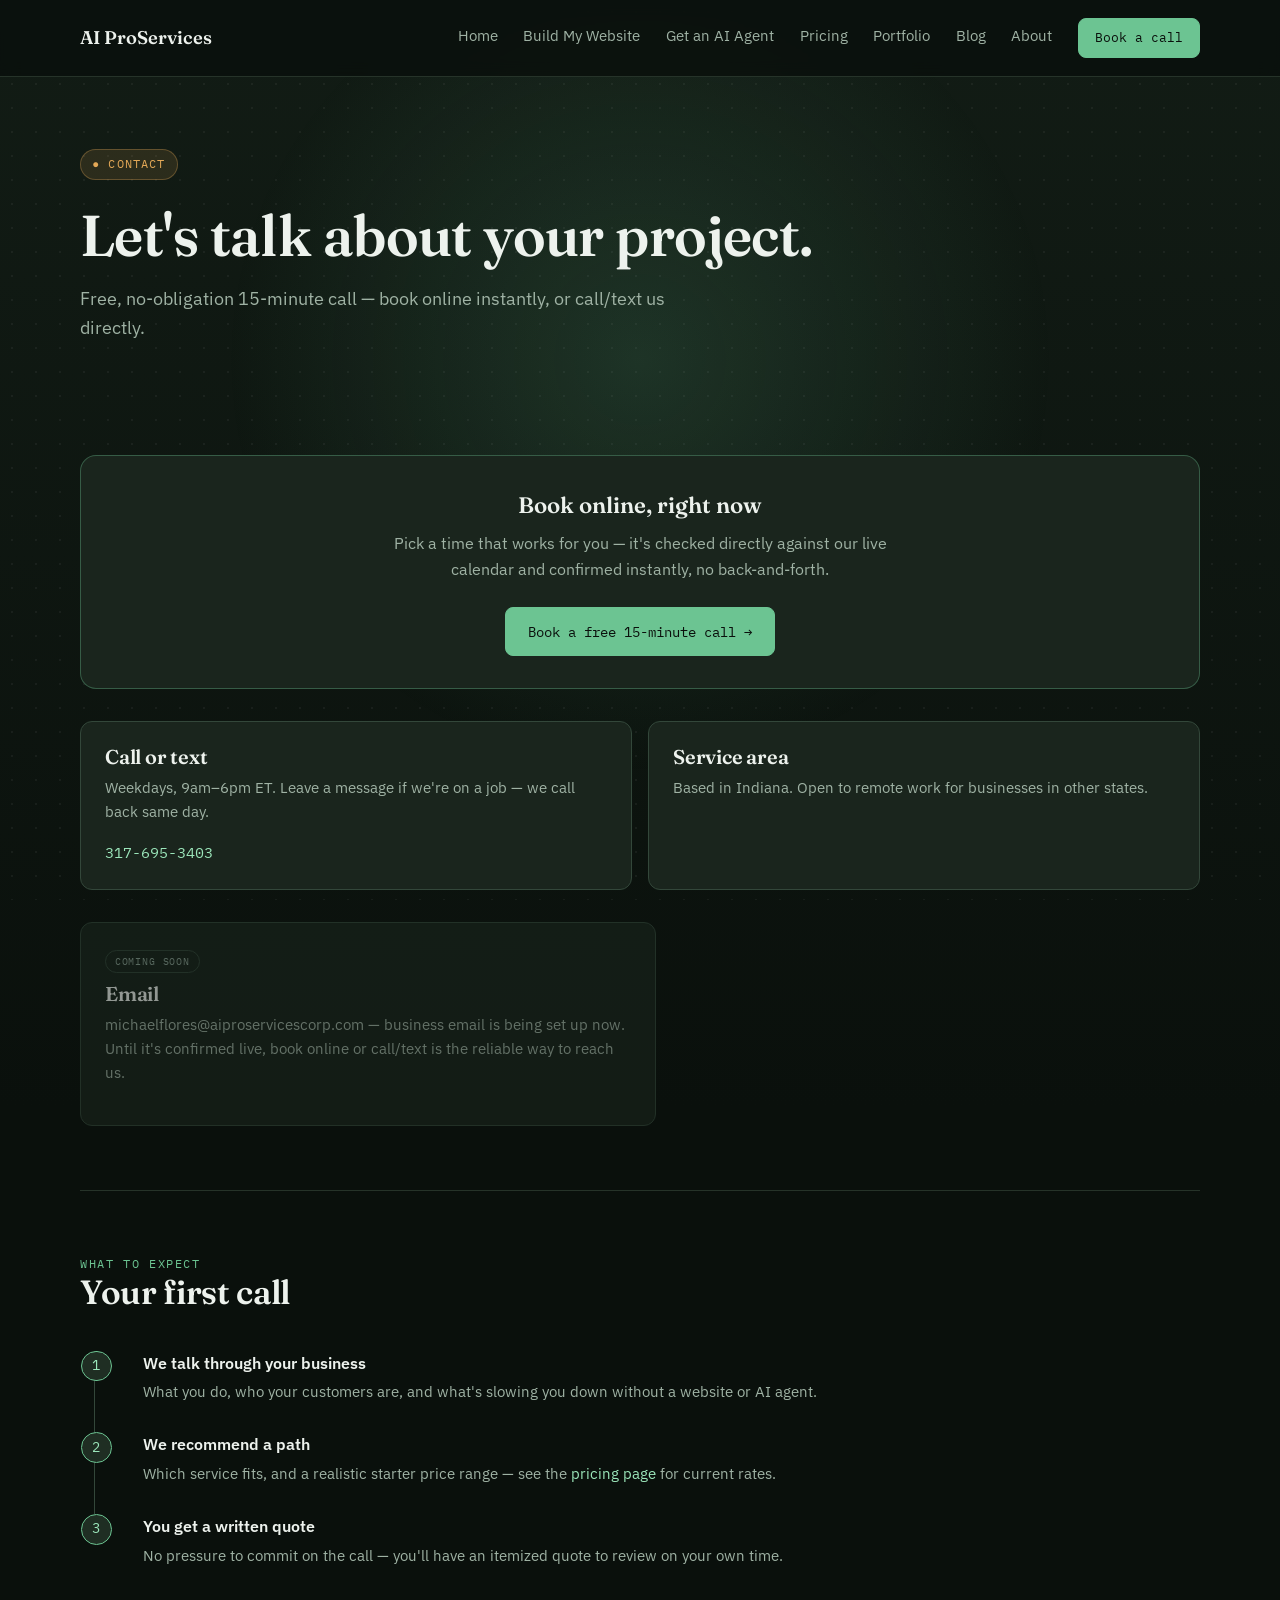
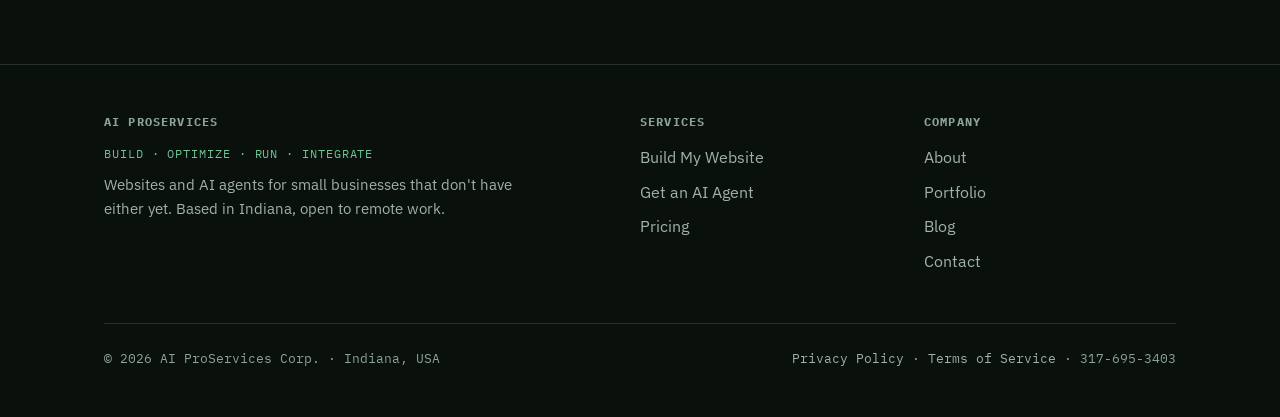
<file: site/contact.html>
<!doctype html>
<html lang="en">
<head>
<meta charset="utf-8">
<meta name="viewport" content="width=device-width, initial-scale=1">
<title>Contact — AI ProServices</title>
<meta name="description" content="Book a free 15-minute call with AI ProServices — Indiana websites and AI agents for small businesses.">
<link rel="icon" type="image/svg+xml" href="favicon.svg">
<meta property="og:type" content="website">
<meta property="og:title" content="Contact — AI ProServices">
<meta property="og:description" content="Book a free 15-minute call with AI ProServices — Indiana websites and AI agents for small businesses.">
<meta property="og:url" content="https://aiproservicescorp.com/contact.html">
<meta name="twitter:card" content="summary">
<meta name="twitter:title" content="Contact — AI ProServices">
<meta name="twitter:description" content="Book a free 15-minute call with AI ProServices — Indiana websites and AI agents for small businesses.">
<link rel="stylesheet" href="css/styles.css">
</head>
<body>

<header class="site">
  <nav class="wrap nav">
    <a href="index.html" class="logo">AI ProServices</a>
    <button class="nav-toggle" id="navToggle" aria-expanded="false" aria-controls="navLinks">Menu</button>
    <div class="nav-links" id="navLinks">
      <a href="index.html">Home</a>
      <a href="build-my-website.html">Build My Website</a>
      <a href="get-an-ai-agent.html">Get an AI Agent</a>
      <a href="pricing.html">Pricing</a>
      <a href="portfolio.html">Portfolio</a>
      <a href="blog.html">Blog</a>
      <a href="about.html">About</a>
      <a href="https://outlook.office.com/bookwithme/user/e1a8f21ee1854f0caafce3af5d13cb9d@aiproservicescorp.com?anonymous&ismsaljsauthenabled&ep=plink" class="nav-cta" target="_blank" rel="noopener noreferrer">Book a call</a>
    </div>
  </nav>
</header>

<main>
  <section class="hero wrap" style="padding-bottom:2rem;">
    <div class="tag">● Contact</div>
    <h1>Let's talk about your project.</h1>
    <p class="sub">Free, no-obligation 15-minute call — book online instantly, or call/text us directly.</p>
  </section>

  <section class="section no-border wrap">
    <div class="flagship" style="text-align:center; margin-bottom:2rem;">
      <div class="flagship-name" style="margin-bottom:0.5rem;">Book online, right now</div>
      <p class="muted" style="max-width:32rem; margin:0 auto 1.5rem;">Pick a time that works for you — it's checked directly against our live calendar and confirmed instantly, no back-and-forth.</p>
      <a href="https://outlook.office.com/bookwithme/user/e1a8f21ee1854f0caafce3af5d13cb9d@aiproservicescorp.com?anonymous&ismsaljsauthenabled&ep=plink" class="btn" target="_blank" rel="noopener noreferrer">Book a free 15-minute call →</a>
    </div>

    <div class="contact-cards">
      <div class="card">
        <h3>Call or text</h3>
        <p>Weekdays, 9am–6pm ET. Leave a message if we're on a job — we call back same day.</p>
        <a href="tel:+13176953403">317-695-3403</a>
      </div>
      <div class="card">
        <h3>Service area</h3>
        <p>Based in Indiana. Open to remote work for businesses in other states.</p>
      </div>
    </div>

    <div class="card coming-soon" style="max-width:36rem;">
      <span class="badge">Coming soon</span>
      <h3>Email</h3>
      <p class="muted">michaelflores@aiproservicescorp.com — business email is being set up now. Until it's confirmed live, book online or call/text is the reliable way to reach us.</p>
    </div>
  </section>

  <section class="section wrap">
    <div class="section-head">
      <div class="kicker">What to expect</div>
      <h2>Your first call</h2>
    </div>
    <ol class="steps">
      <li>
        <div class="step-title">We talk through your business</div>
        <div class="step-detail">What you do, who your customers are, and what's slowing you down without a website or AI agent.</div>
      </li>
      <li>
        <div class="step-title">We recommend a path</div>
        <div class="step-detail">Which service fits, and a realistic starter price range — see the <a href="pricing.html">pricing page</a> for current rates.</div>
      </li>
      <li>
        <div class="step-title">You get a written quote</div>
        <div class="step-detail">No pressure to commit on the call — you'll have an itemized quote to review on your own time.</div>
      </li>
    </ol>
  </section>
</main>

<footer class="site">
  <div class="wrap">
    <div class="footer-grid">
      <div>
        <h4>AI ProServices</h4>
        <p class="footer-motto">Build &middot; Optimize &middot; Run &middot; Integrate</p>
        <p class="muted" style="max-width:26rem; font-size:0.92rem;">Websites and AI agents for small businesses that don't have either yet. Based in Indiana, open to remote work.</p>
      </div>
      <div>
        <h4>Services</h4>
        <ul>
          <li><a href="build-my-website.html">Build My Website</a></li>
          <li><a href="get-an-ai-agent.html">Get an AI Agent</a></li>
          <li><a href="pricing.html">Pricing</a></li>
        </ul>
      </div>
      <div>
        <h4>Company</h4>
        <ul>
          <li><a href="about.html">About</a></li>
          <li><a href="portfolio.html">Portfolio</a></li>
          <li><a href="blog.html">Blog</a></li>
          <li><a href="contact.html">Contact</a></li>
        </ul>
      </div>
    </div>
    <div class="footer-bottom">
      <span>© 2026 AI ProServices Corp. · Indiana, USA</span>
      <span class="footer-legal"><a href="privacy-policy.html">Privacy Policy</a> · <a href="terms-of-service.html">Terms of Service</a> · 317-695-3403</span>
    </div>
  </div>
</footer>

<script src="js/nav.js"></script>
</body>
</html>
</file>
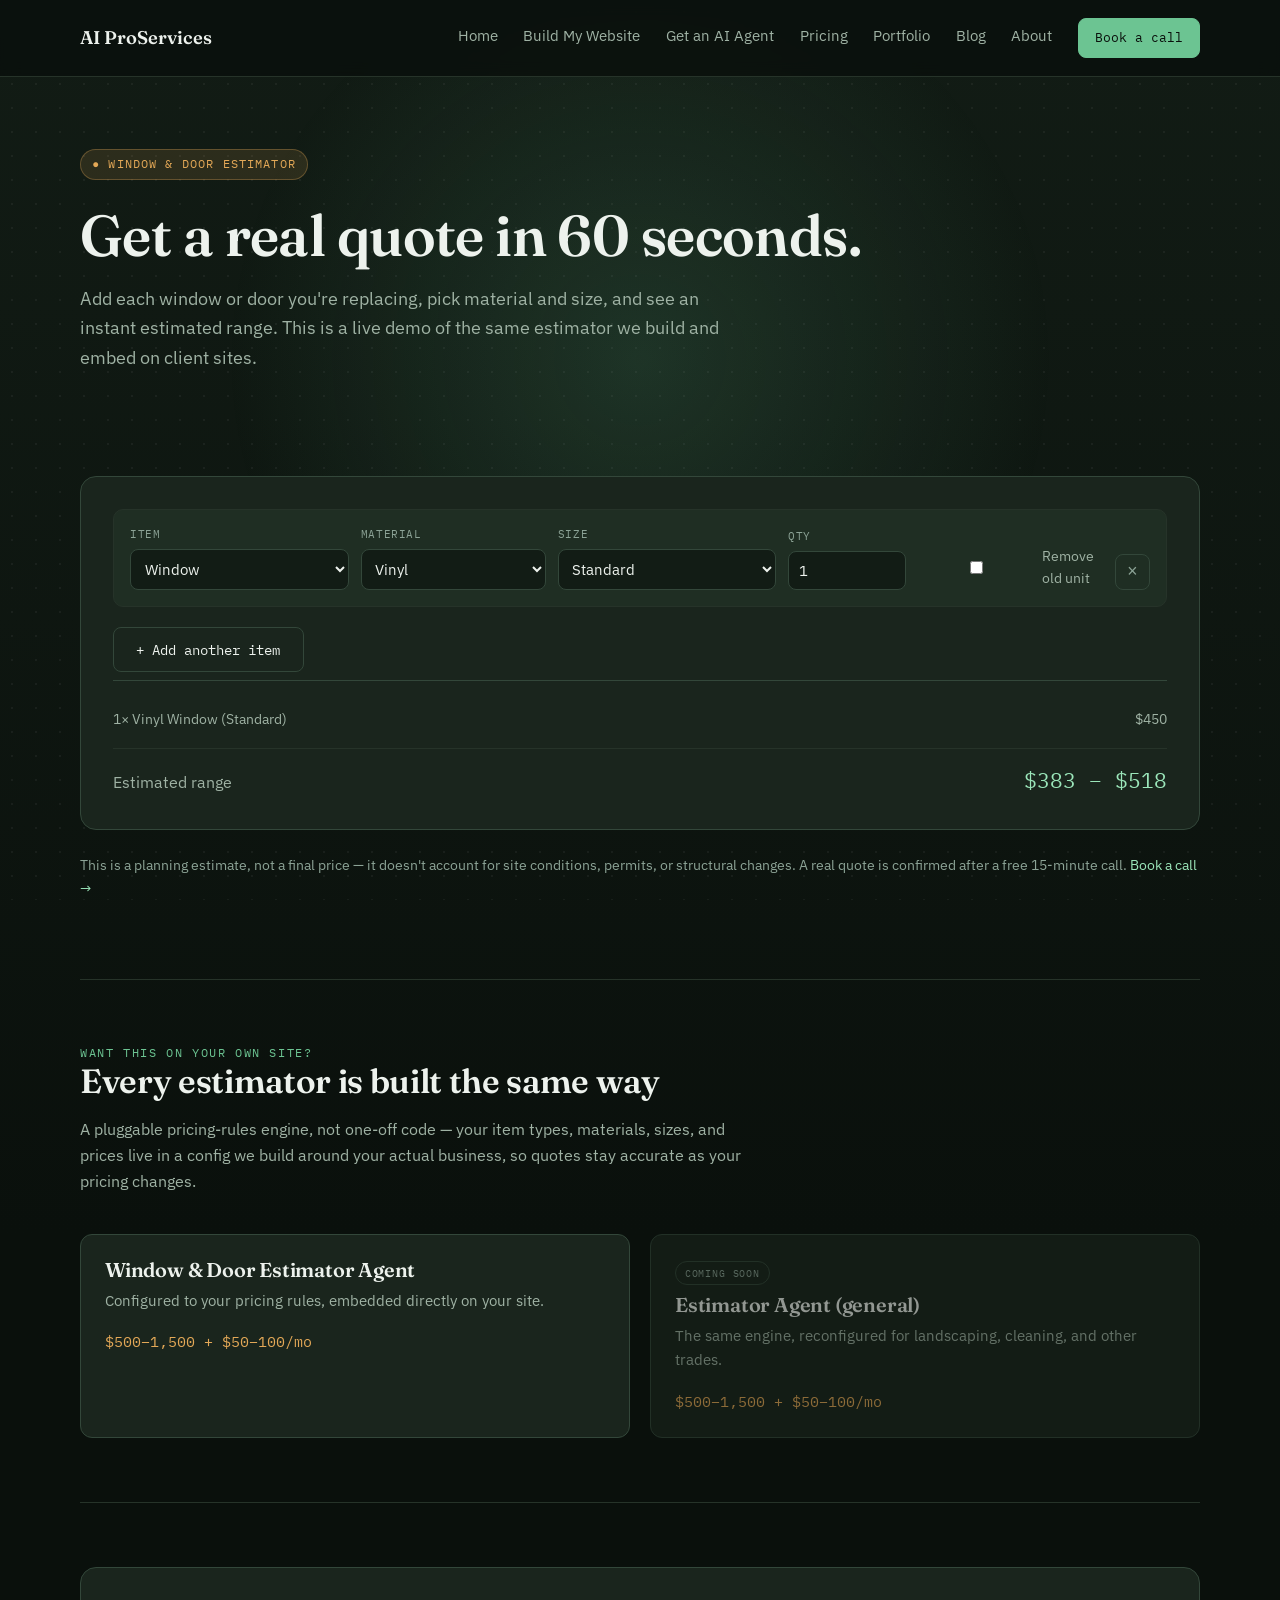
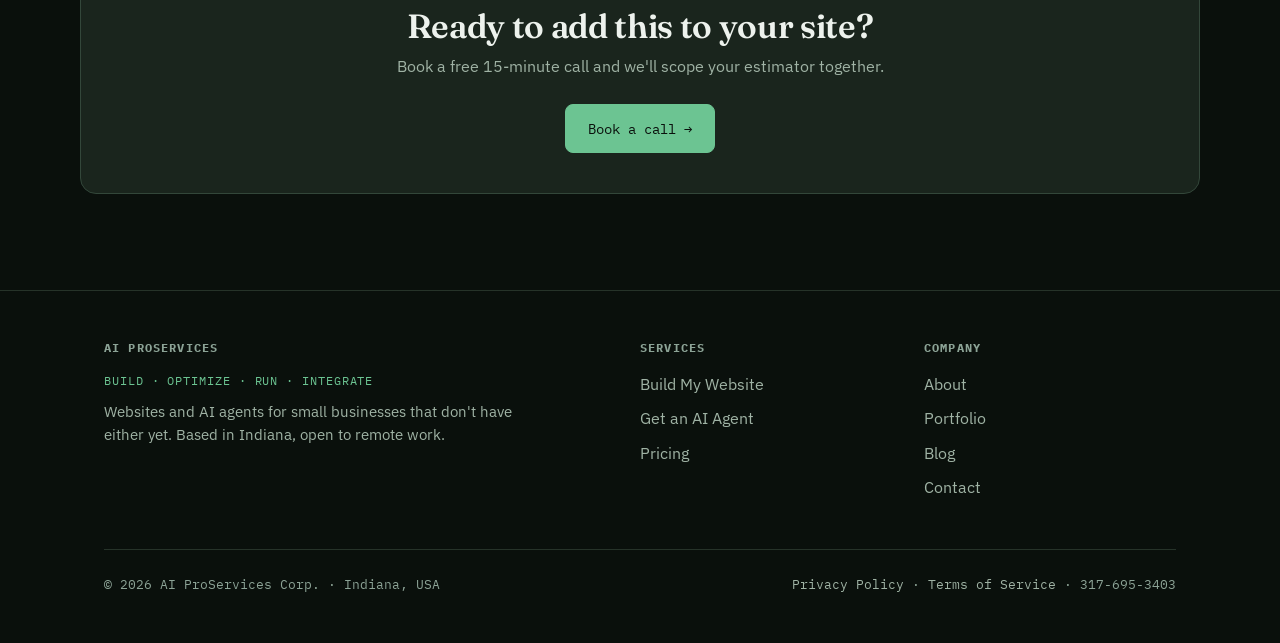
<file: site/estimator-window-door.html>
<!doctype html>
<html lang="en">
<head>
<meta charset="utf-8">
<meta name="viewport" content="width=device-width, initial-scale=1">
<title>Window &amp; Door Estimator — AI ProServices</title>
<meta name="description" content="Get an instant window and door replacement estimate. Try the AI ProServices Window & Door Estimator Agent.">
<link rel="icon" type="image/svg+xml" href="favicon.svg">
<meta property="og:type" content="website">
<meta property="og:title" content="Window & Door Estimator — AI ProServices">
<meta property="og:description" content="Get an instant window and door replacement estimate. Try the AI ProServices Window & Door Estimator Agent.">
<meta property="og:url" content="https://aiproservicescorp.com/estimator-window-door.html">
<meta name="twitter:card" content="summary">
<meta name="twitter:title" content="Window & Door Estimator — AI ProServices">
<meta name="twitter:description" content="Get an instant window and door replacement estimate. Try the AI ProServices Window & Door Estimator Agent.">
<link rel="stylesheet" href="css/styles.css">
</head>
<body>

<header class="site">
  <nav class="wrap nav">
    <a href="index.html" class="logo">AI ProServices</a>
    <button class="nav-toggle" id="navToggle" aria-expanded="false" aria-controls="navLinks">Menu</button>
    <div class="nav-links" id="navLinks">
      <a href="index.html">Home</a>
      <a href="build-my-website.html">Build My Website</a>
      <a href="get-an-ai-agent.html">Get an AI Agent</a>
      <a href="pricing.html">Pricing</a>
      <a href="portfolio.html">Portfolio</a>
      <a href="blog.html">Blog</a>
      <a href="about.html">About</a>
      <a href="https://outlook.office.com/bookwithme/user/e1a8f21ee1854f0caafce3af5d13cb9d@aiproservicescorp.com?anonymous&ismsaljsauthenabled&ep=plink" class="nav-cta" target="_blank" rel="noopener noreferrer">Book a call</a>
    </div>
  </nav>
</header>

<main>
  <section class="hero wrap" style="padding-bottom:1.5rem;">
    <div class="tag">● Window &amp; Door Estimator</div>
    <h1>Get a real quote in 60 seconds.</h1>
    <p class="sub">Add each window or door you're replacing, pick material and size, and see an instant estimated range. This is a live demo of the same estimator we build and embed on client sites.</p>
  </section>

  <section class="section no-border wrap">
    <div class="estimator-tool" id="estimator"></div>
    <p class="note">This is a planning estimate, not a final price — it doesn't account for site conditions, permits, or structural changes. A real quote is confirmed after a free 15-minute call. <a href="https://outlook.office.com/bookwithme/user/e1a8f21ee1854f0caafce3af5d13cb9d@aiproservicescorp.com?anonymous&ismsaljsauthenabled&ep=plink" target="_blank" rel="noopener noreferrer">Book a call →</a></p>
  </section>

  <section class="section wrap">
    <div class="section-head">
      <div class="kicker">Want this on your own site?</div>
      <h2>Every estimator is built the same way</h2>
      <p class="lede">A pluggable pricing-rules engine, not one-off code — your item types, materials, sizes, and prices live in a config we build around your actual business, so quotes stay accurate as your pricing changes.</p>
    </div>
    <div class="grid grid-2">
      <div class="card">
        <h3>Window &amp; Door Estimator Agent</h3>
        <p>Configured to your pricing rules, embedded directly on your site.</p>
        <div class="price">$500–1,500 + $50–100/mo</div>
      </div>
      <div class="card coming-soon">
        <span class="badge">Coming soon</span>
        <h3>Estimator Agent (general)</h3>
        <p>The same engine, reconfigured for landscaping, cleaning, and other trades.</p>
        <div class="price">$500–1,500 + $50–100/mo</div>
      </div>
    </div>
  </section>

  <section class="section wrap">
    <div class="cta-band">
      <h2>Ready to add this to your site?</h2>
      <p>Book a free 15-minute call and we'll scope your estimator together.</p>
      <div class="btn-row">
        <a href="https://outlook.office.com/bookwithme/user/e1a8f21ee1854f0caafce3af5d13cb9d@aiproservicescorp.com?anonymous&ismsaljsauthenabled&ep=plink" class="btn" target="_blank" rel="noopener noreferrer">Book a call →</a>
      </div>
    </div>
  </section>
</main>

<footer class="site">
  <div class="wrap">
    <div class="footer-grid">
      <div>
        <h4>AI ProServices</h4>
        <p class="footer-motto">Build &middot; Optimize &middot; Run &middot; Integrate</p>
        <p class="muted" style="max-width:26rem; font-size:0.92rem;">Websites and AI agents for small businesses that don't have either yet. Based in Indiana, open to remote work.</p>
      </div>
      <div>
        <h4>Services</h4>
        <ul>
          <li><a href="build-my-website.html">Build My Website</a></li>
          <li><a href="get-an-ai-agent.html">Get an AI Agent</a></li>
          <li><a href="pricing.html">Pricing</a></li>
        </ul>
      </div>
      <div>
        <h4>Company</h4>
        <ul>
          <li><a href="about.html">About</a></li>
          <li><a href="portfolio.html">Portfolio</a></li>
          <li><a href="blog.html">Blog</a></li>
          <li><a href="contact.html">Contact</a></li>
        </ul>
      </div>
    </div>
    <div class="footer-bottom">
      <span>© 2026 AI ProServices Corp. · Indiana, USA</span>
      <span class="footer-legal"><a href="privacy-policy.html">Privacy Policy</a> · <a href="terms-of-service.html">Terms of Service</a> · 317-695-3403</span>
    </div>
  </div>
</footer>

<script src="js/nav.js"></script>
<script src="js/estimator-engine.js"></script>
<script src="js/estimators/window-door.config.js"></script>
<script src="js/estimator-ui.js"></script>
<script src="js/init-estimator.js"></script>
</body>
</html>
</file>
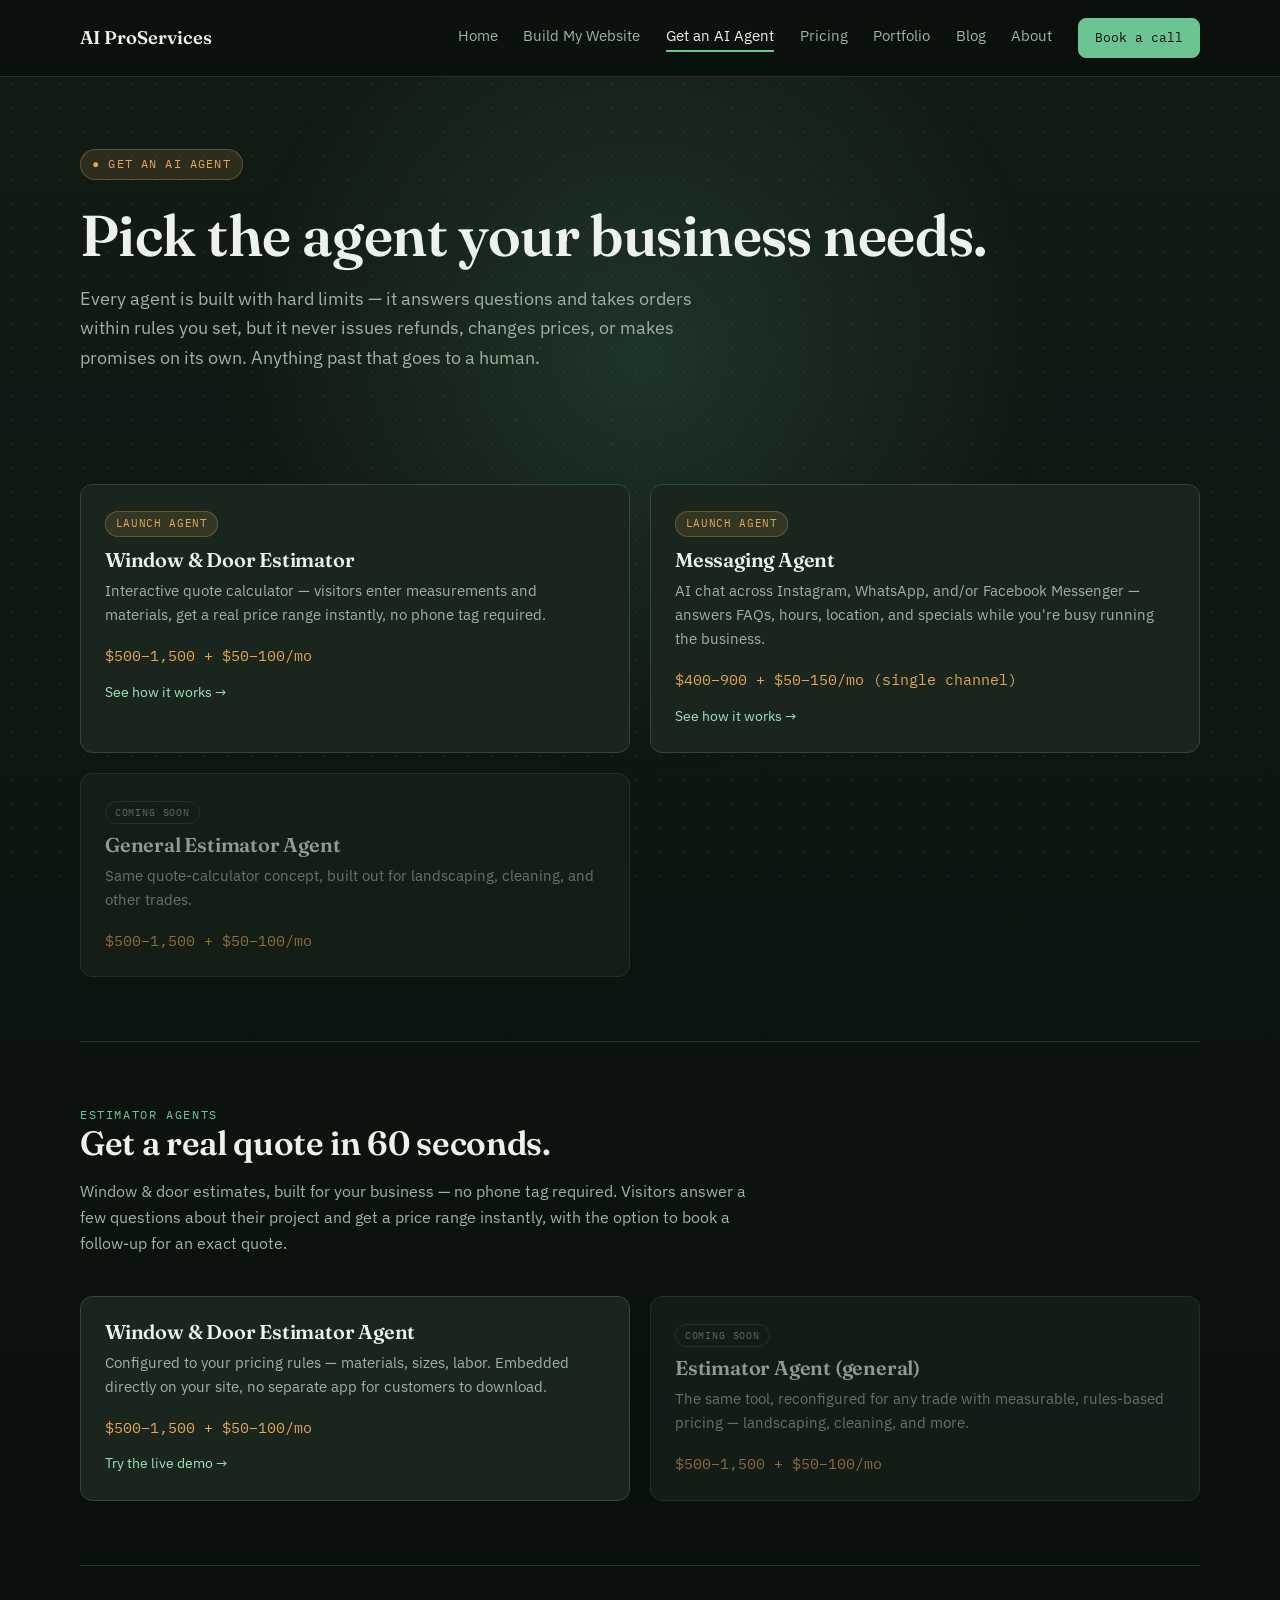
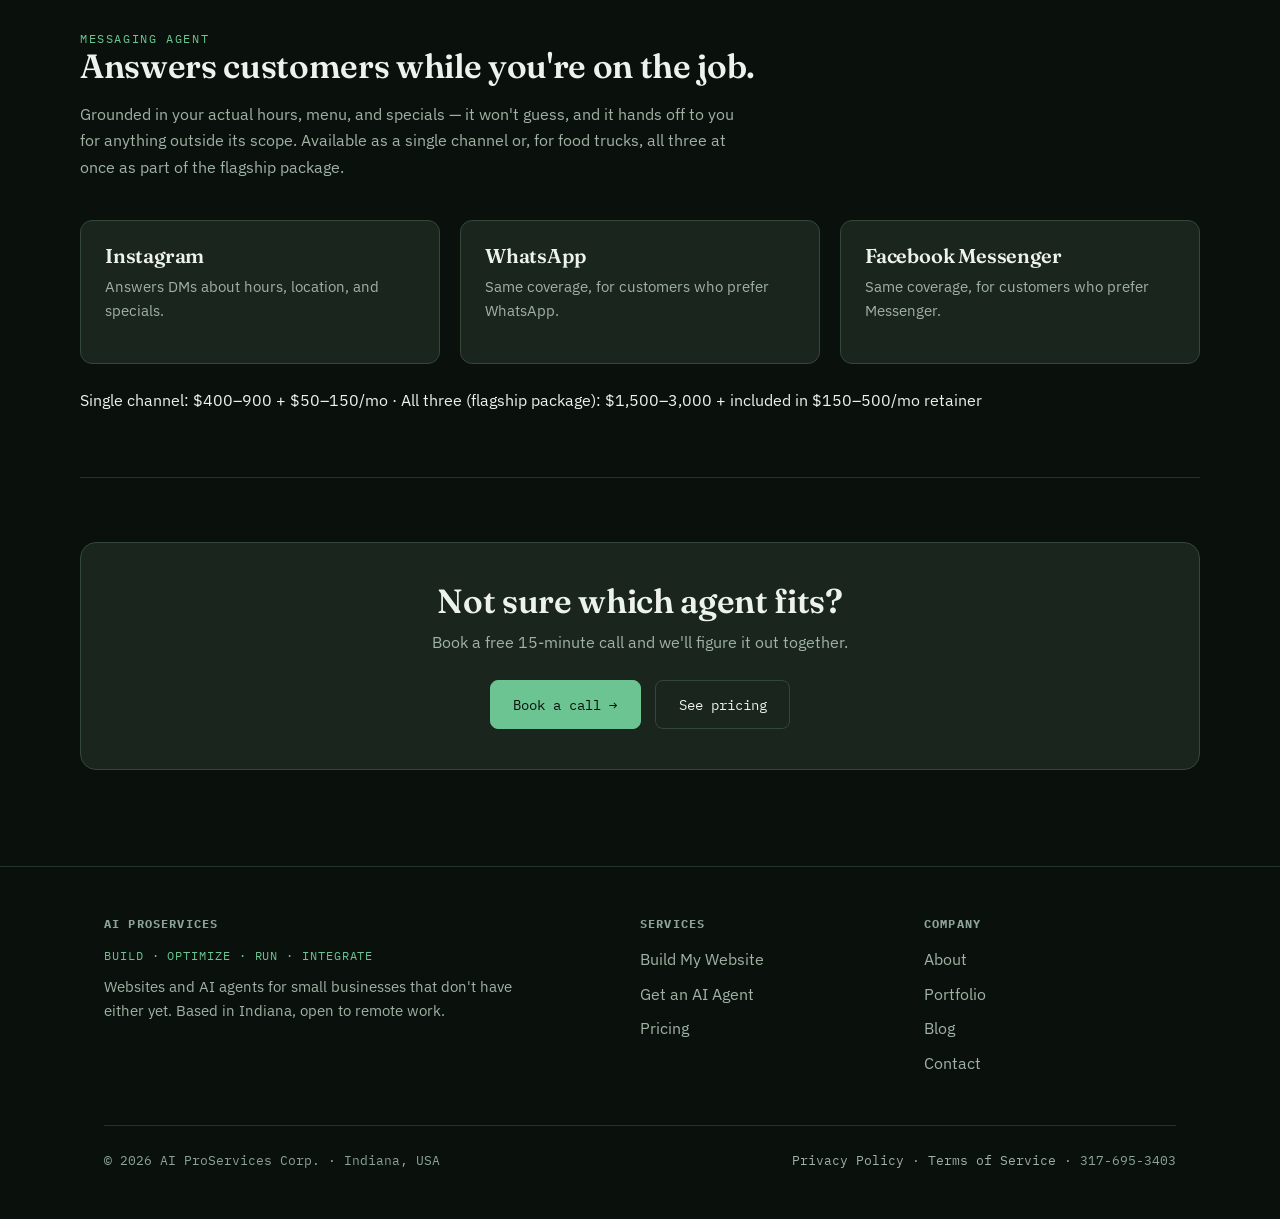
<file: site/get-an-ai-agent.html>
<!doctype html>
<html lang="en">
<head>
<meta charset="utf-8">
<meta name="viewport" content="width=device-width, initial-scale=1">
<title>Get an AI Agent — AI ProServices</title>
<meta name="description" content="AI agents for small businesses: quote estimators and customer messaging agents across Instagram, WhatsApp, and Facebook Messenger.">
<link rel="icon" type="image/svg+xml" href="favicon.svg">
<meta property="og:type" content="website">
<meta property="og:title" content="Get an AI Agent — AI ProServices">
<meta property="og:description" content="AI agents for small businesses: quote estimators and customer messaging agents across Instagram, WhatsApp, and Facebook Messenger.">
<meta property="og:url" content="https://aiproservicescorp.com/get-an-ai-agent.html">
<meta name="twitter:card" content="summary">
<meta name="twitter:title" content="Get an AI Agent — AI ProServices">
<meta name="twitter:description" content="AI agents for small businesses: quote estimators and customer messaging agents across Instagram, WhatsApp, and Facebook Messenger.">
<link rel="stylesheet" href="css/styles.css">
</head>
<body>

<header class="site">
  <nav class="wrap nav">
    <a href="index.html" class="logo">AI ProServices</a>
    <button class="nav-toggle" id="navToggle" aria-expanded="false" aria-controls="navLinks">Menu</button>
    <div class="nav-links" id="navLinks">
      <a href="index.html">Home</a>
      <a href="build-my-website.html">Build My Website</a>
      <a href="get-an-ai-agent.html">Get an AI Agent</a>
      <a href="pricing.html">Pricing</a>
      <a href="portfolio.html">Portfolio</a>
      <a href="blog.html">Blog</a>
      <a href="about.html">About</a>
      <a href="https://outlook.office.com/bookwithme/user/e1a8f21ee1854f0caafce3af5d13cb9d@aiproservicescorp.com?anonymous&ismsaljsauthenabled&ep=plink" class="nav-cta" target="_blank" rel="noopener noreferrer">Book a call</a>
    </div>
  </nav>
</header>

<main>
  <section class="hero wrap" style="padding-bottom:2rem;">
    <div class="tag">● Get an AI Agent</div>
    <h1>Pick the agent your business needs.</h1>
    <p class="sub">Every agent is built with hard limits — it answers questions and takes orders within rules you set, but it never issues refunds, changes prices, or makes promises on its own. Anything past that goes to a human.</p>
  </section>

  <section class="section no-border wrap">
    <div class="grid grid-2">
      <div class="card">
        <span class="badge-soon" style="margin-bottom:0.75rem; display:inline-block;">Launch agent</span>
        <h3>Window &amp; Door Estimator</h3>
        <p>Interactive quote calculator — visitors enter measurements and materials, get a real price range instantly, no phone tag required.</p>
        <div class="price">$500–1,500 + $50–100/mo</div>
        <a href="#estimator" class="cta-link">See how it works →</a>
      </div>
      <div class="card">
        <span class="badge-soon" style="margin-bottom:0.75rem; display:inline-block;">Launch agent</span>
        <h3>Messaging Agent</h3>
        <p>AI chat across Instagram, WhatsApp, and/or Facebook Messenger — answers FAQs, hours, location, and specials while you're busy running the business.</p>
        <div class="price">$400–900 + $50–150/mo (single channel)</div>
        <a href="#messaging" class="cta-link">See how it works →</a>
      </div>
      <div class="card coming-soon">
        <span class="badge">Coming soon</span>
        <h3>General Estimator Agent</h3>
        <p>Same quote-calculator concept, built out for landscaping, cleaning, and other trades.</p>
        <div class="price">$500–1,500 + $50–100/mo</div>
      </div>
    </div>
  </section>

  <section class="section wrap" id="estimator">
    <div class="section-head">
      <div class="kicker">Estimator agents</div>
      <h2>Get a real quote in 60 seconds.</h2>
      <p class="lede">Window &amp; door estimates, built for your business — no phone tag required. Visitors answer a few questions about their project and get a price range instantly, with the option to book a follow-up for an exact quote.</p>
    </div>
    <div class="grid grid-2">
      <div class="card">
        <h3>Window &amp; Door Estimator Agent</h3>
        <p>Configured to your pricing rules — materials, sizes, labor. Embedded directly on your site, no separate app for customers to download.</p>
        <div class="price">$500–1,500 + $50–100/mo</div>
        <a href="estimator-window-door.html" class="cta-link">Try the live demo →</a>
      </div>
      <div class="card coming-soon">
        <span class="badge">Coming soon</span>
        <h3>Estimator Agent (general)</h3>
        <p>The same tool, reconfigured for any trade with measurable, rules-based pricing — landscaping, cleaning, and more.</p>
        <div class="price">$500–1,500 + $50–100/mo</div>
      </div>
    </div>
  </section>

  <section class="section wrap" id="messaging">
    <div class="section-head">
      <div class="kicker">Messaging agent</div>
      <h2>Answers customers while you're on the job.</h2>
      <p class="lede">Grounded in your actual hours, menu, and specials — it won't guess, and it hands off to you for anything outside its scope. Available as a single channel or, for food trucks, all three at once as part of the flagship package.</p>
    </div>
    <div class="grid grid-3">
      <div class="card">
        <h3>Instagram</h3>
        <p>Answers DMs about hours, location, and specials.</p>
      </div>
      <div class="card">
        <h3>WhatsApp</h3>
        <p>Same coverage, for customers who prefer WhatsApp.</p>
      </div>
      <div class="card">
        <h3>Facebook Messenger</h3>
        <p>Same coverage, for customers who prefer Messenger.</p>
      </div>
    </div>
    <div style="margin-top:1.5rem;">
      <div class="price">Single channel: $400–900 + $50–150/mo · All three (flagship package): $1,500–3,000 + included in $150–500/mo retainer</div>
    </div>
  </section>

  <section class="section wrap">
    <div class="cta-band">
      <h2>Not sure which agent fits?</h2>
      <p>Book a free 15-minute call and we'll figure it out together.</p>
      <div class="btn-row">
        <a href="https://outlook.office.com/bookwithme/user/e1a8f21ee1854f0caafce3af5d13cb9d@aiproservicescorp.com?anonymous&ismsaljsauthenabled&ep=plink" class="btn" target="_blank" rel="noopener noreferrer">Book a call →</a>
        <a href="pricing.html" class="btn secondary">See pricing</a>
      </div>
    </div>
  </section>
</main>

<footer class="site">
  <div class="wrap">
    <div class="footer-grid">
      <div>
        <h4>AI ProServices</h4>
        <p class="footer-motto">Build &middot; Optimize &middot; Run &middot; Integrate</p>
        <p class="muted" style="max-width:26rem; font-size:0.92rem;">Websites and AI agents for small businesses that don't have either yet. Based in Indiana, open to remote work.</p>
      </div>
      <div>
        <h4>Services</h4>
        <ul>
          <li><a href="build-my-website.html">Build My Website</a></li>
          <li><a href="get-an-ai-agent.html">Get an AI Agent</a></li>
          <li><a href="pricing.html">Pricing</a></li>
        </ul>
      </div>
      <div>
        <h4>Company</h4>
        <ul>
          <li><a href="about.html">About</a></li>
          <li><a href="portfolio.html">Portfolio</a></li>
          <li><a href="blog.html">Blog</a></li>
          <li><a href="contact.html">Contact</a></li>
        </ul>
      </div>
    </div>
    <div class="footer-bottom">
      <span>© 2026 AI ProServices Corp. · Indiana, USA</span>
      <span class="footer-legal"><a href="privacy-policy.html">Privacy Policy</a> · <a href="terms-of-service.html">Terms of Service</a> · 317-695-3403</span>
    </div>
  </div>
</footer>

<script src="js/nav.js"></script>
</body>
</html>
</file>
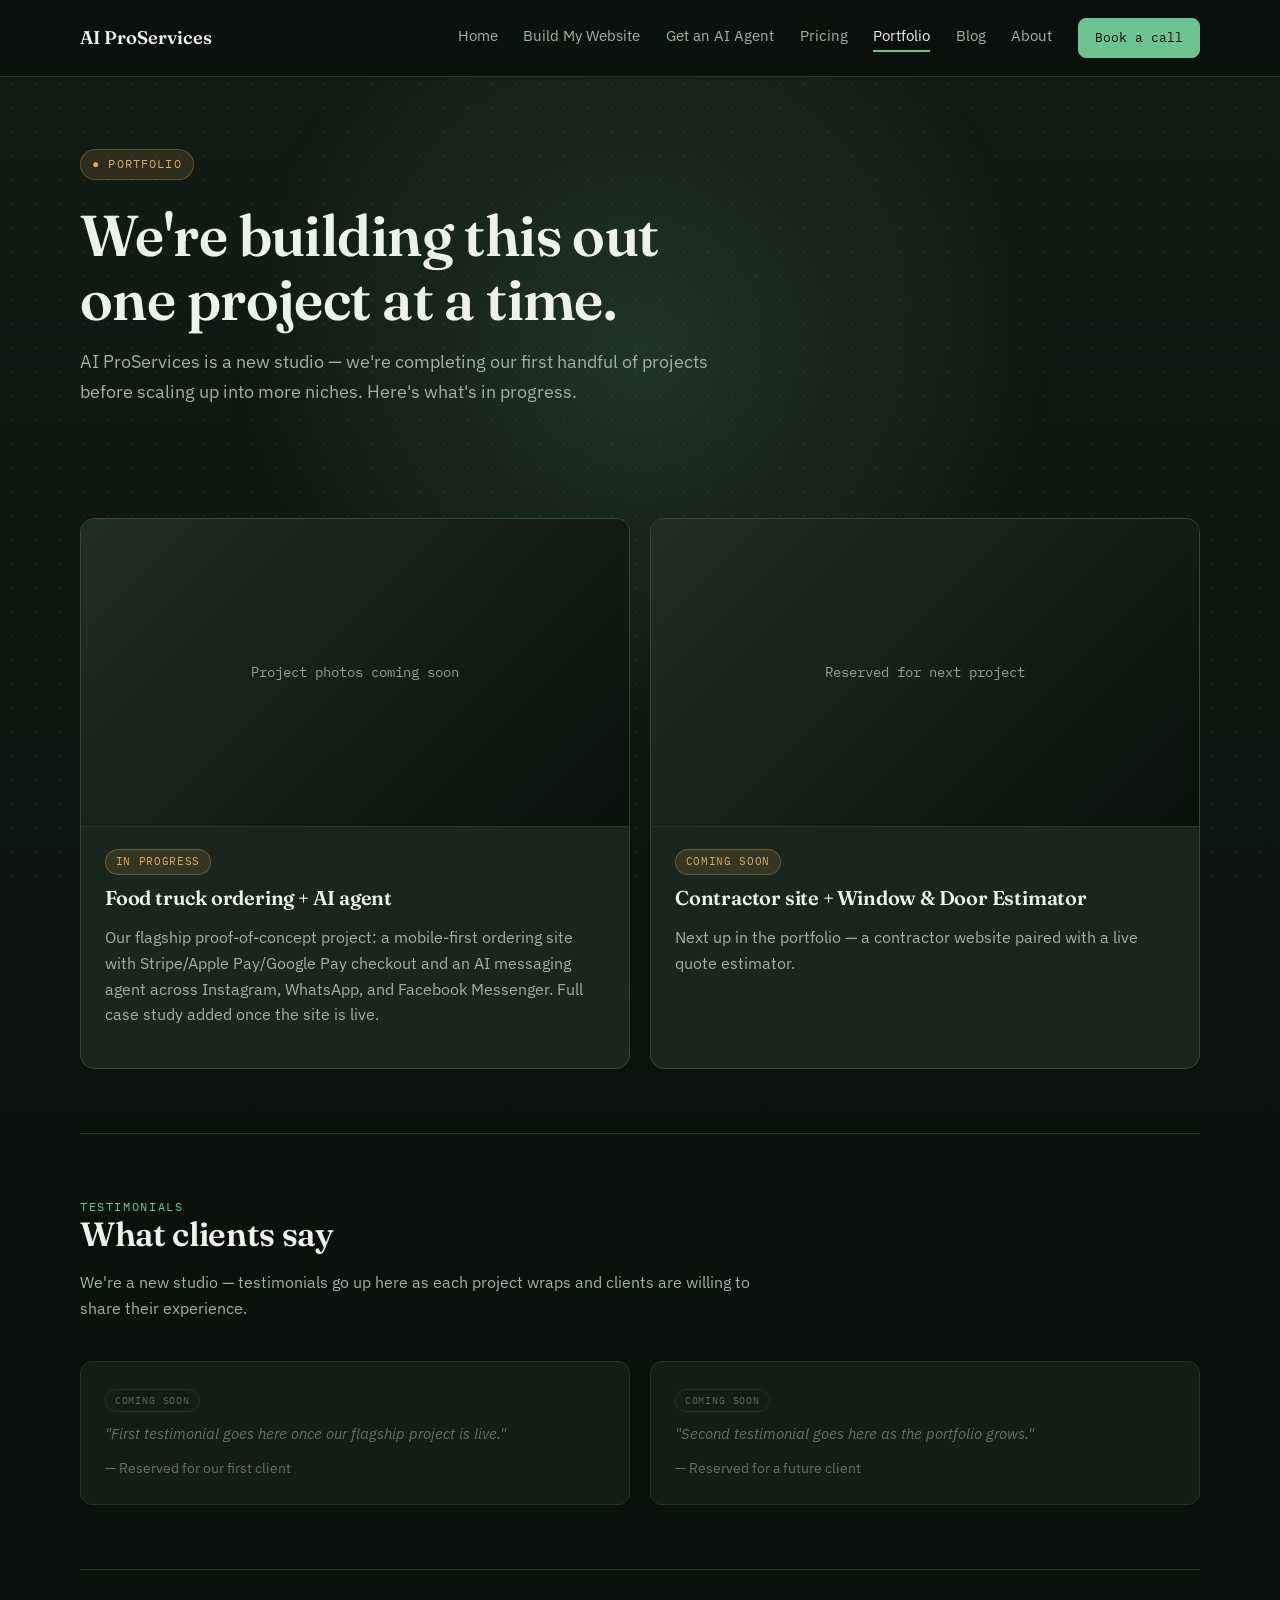
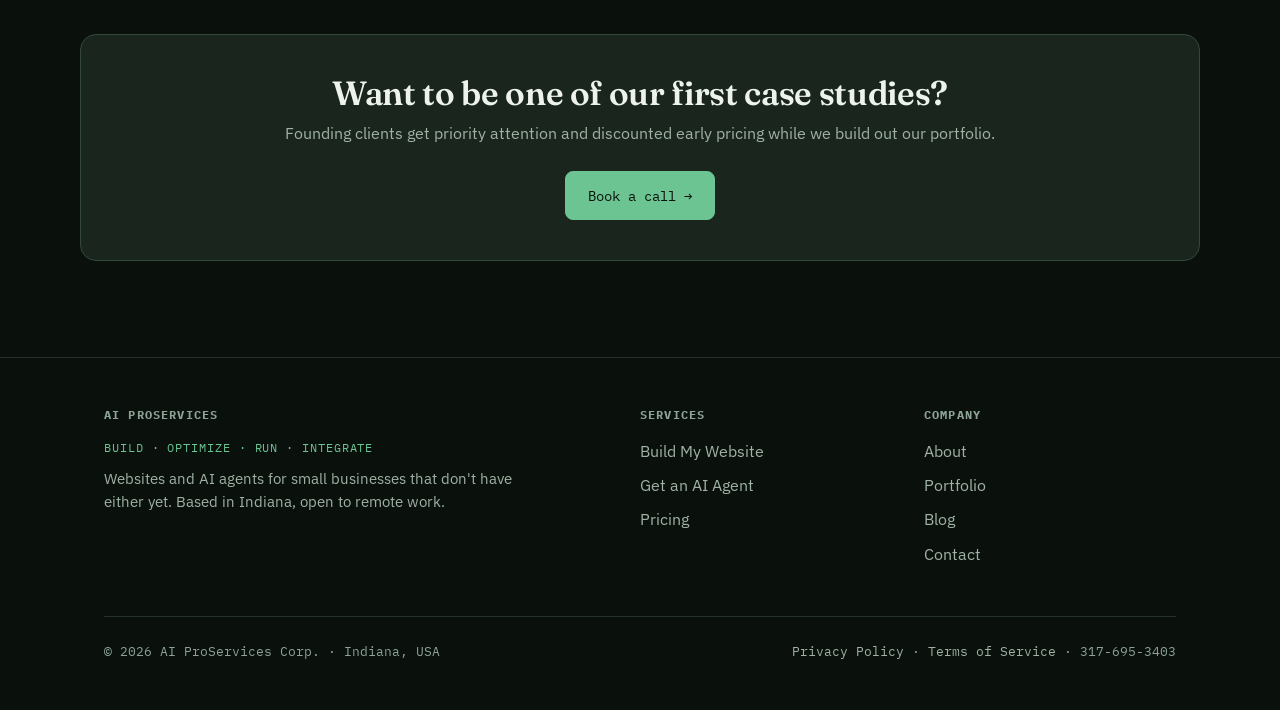
<file: site/portfolio.html>
<!doctype html>
<html lang="en">
<head>
<meta charset="utf-8">
<meta name="viewport" content="width=device-width, initial-scale=1">
<title>Portfolio — AI ProServices</title>
<meta name="description" content="Projects built by AI ProServices for Indiana small businesses.">
<link rel="icon" type="image/svg+xml" href="favicon.svg">
<meta property="og:type" content="website">
<meta property="og:title" content="Portfolio — AI ProServices">
<meta property="og:description" content="Projects built by AI ProServices for Indiana small businesses.">
<meta property="og:url" content="https://aiproservicescorp.com/portfolio.html">
<meta name="twitter:card" content="summary">
<meta name="twitter:title" content="Portfolio — AI ProServices">
<meta name="twitter:description" content="Projects built by AI ProServices for Indiana small businesses.">
<link rel="stylesheet" href="css/styles.css">
</head>
<body>

<header class="site">
  <nav class="wrap nav">
    <a href="index.html" class="logo">AI ProServices</a>
    <button class="nav-toggle" id="navToggle" aria-expanded="false" aria-controls="navLinks">Menu</button>
    <div class="nav-links" id="navLinks">
      <a href="index.html">Home</a>
      <a href="build-my-website.html">Build My Website</a>
      <a href="get-an-ai-agent.html">Get an AI Agent</a>
      <a href="pricing.html">Pricing</a>
      <a href="portfolio.html">Portfolio</a>
      <a href="blog.html">Blog</a>
      <a href="about.html">About</a>
      <a href="https://outlook.office.com/bookwithme/user/e1a8f21ee1854f0caafce3af5d13cb9d@aiproservicescorp.com?anonymous&ismsaljsauthenabled&ep=plink" class="nav-cta" target="_blank" rel="noopener noreferrer">Book a call</a>
    </div>
  </nav>
</header>

<main>
  <section class="hero wrap" style="padding-bottom:2rem;">
    <div class="tag">● Portfolio</div>
    <h1>We're building this out one project at a time.</h1>
    <p class="sub">AI ProServices is a new studio — we're completing our first handful of projects before scaling up into more niches. Here's what's in progress.</p>
  </section>

  <section class="section no-border wrap">
    <div class="grid grid-2">
      <div class="portfolio-card">
        <div class="thumb">Project photos coming soon</div>
        <div class="body">
          <span class="badge-soon" style="margin-bottom:0.75rem; display:inline-block;">In progress</span>
          <h3>Food truck ordering + AI agent</h3>
          <p class="muted">Our flagship proof-of-concept project: a mobile-first ordering site with Stripe/Apple Pay/Google Pay checkout and an AI messaging agent across Instagram, WhatsApp, and Facebook Messenger. Full case study added once the site is live.</p>
        </div>
      </div>
      <div class="portfolio-card">
        <div class="thumb">Reserved for next project</div>
        <div class="body">
          <span class="badge-soon" style="margin-bottom:0.75rem; display:inline-block;">Coming soon</span>
          <h3>Contractor site + Window &amp; Door Estimator</h3>
          <p class="muted">Next up in the portfolio — a contractor website paired with a live quote estimator.</p>
        </div>
      </div>
    </div>
  </section>

  <section class="section wrap">
    <div class="section-head">
      <div class="kicker">Testimonials</div>
      <h2>What clients say</h2>
      <p class="lede">We're a new studio — testimonials go up here as each project wraps and clients are willing to share their experience.</p>
    </div>
    <div class="grid grid-2">
      <div class="card coming-soon">
        <span class="badge">Coming soon</span>
        <p style="font-style:italic; margin-bottom:0.75rem;">"First testimonial goes here once our flagship project is live."</p>
        <p class="muted" style="font-size:0.85rem; margin-bottom:0;">— Reserved for our first client</p>
      </div>
      <div class="card coming-soon">
        <span class="badge">Coming soon</span>
        <p style="font-style:italic; margin-bottom:0.75rem;">"Second testimonial goes here as the portfolio grows."</p>
        <p class="muted" style="font-size:0.85rem; margin-bottom:0;">— Reserved for a future client</p>
      </div>
    </div>
  </section>

  <section class="section wrap">
    <div class="cta-band">
      <h2>Want to be one of our first case studies?</h2>
      <p>Founding clients get priority attention and discounted early pricing while we build out our portfolio.</p>
      <div class="btn-row">
        <a href="https://outlook.office.com/bookwithme/user/e1a8f21ee1854f0caafce3af5d13cb9d@aiproservicescorp.com?anonymous&ismsaljsauthenabled&ep=plink" class="btn" target="_blank" rel="noopener noreferrer">Book a call →</a>
      </div>
    </div>
  </section>
</main>

<footer class="site">
  <div class="wrap">
    <div class="footer-grid">
      <div>
        <h4>AI ProServices</h4>
        <p class="footer-motto">Build &middot; Optimize &middot; Run &middot; Integrate</p>
        <p class="muted" style="max-width:26rem; font-size:0.92rem;">Websites and AI agents for small businesses that don't have either yet. Based in Indiana, open to remote work.</p>
      </div>
      <div>
        <h4>Services</h4>
        <ul>
          <li><a href="build-my-website.html">Build My Website</a></li>
          <li><a href="get-an-ai-agent.html">Get an AI Agent</a></li>
          <li><a href="pricing.html">Pricing</a></li>
        </ul>
      </div>
      <div>
        <h4>Company</h4>
        <ul>
          <li><a href="about.html">About</a></li>
          <li><a href="portfolio.html">Portfolio</a></li>
          <li><a href="blog.html">Blog</a></li>
          <li><a href="contact.html">Contact</a></li>
        </ul>
      </div>
    </div>
    <div class="footer-bottom">
      <span>© 2026 AI ProServices Corp. · Indiana, USA</span>
      <span class="footer-legal"><a href="privacy-policy.html">Privacy Policy</a> · <a href="terms-of-service.html">Terms of Service</a> · 317-695-3403</span>
    </div>
  </div>
</footer>

<script src="js/nav.js"></script>
</body>
</html>
</file>
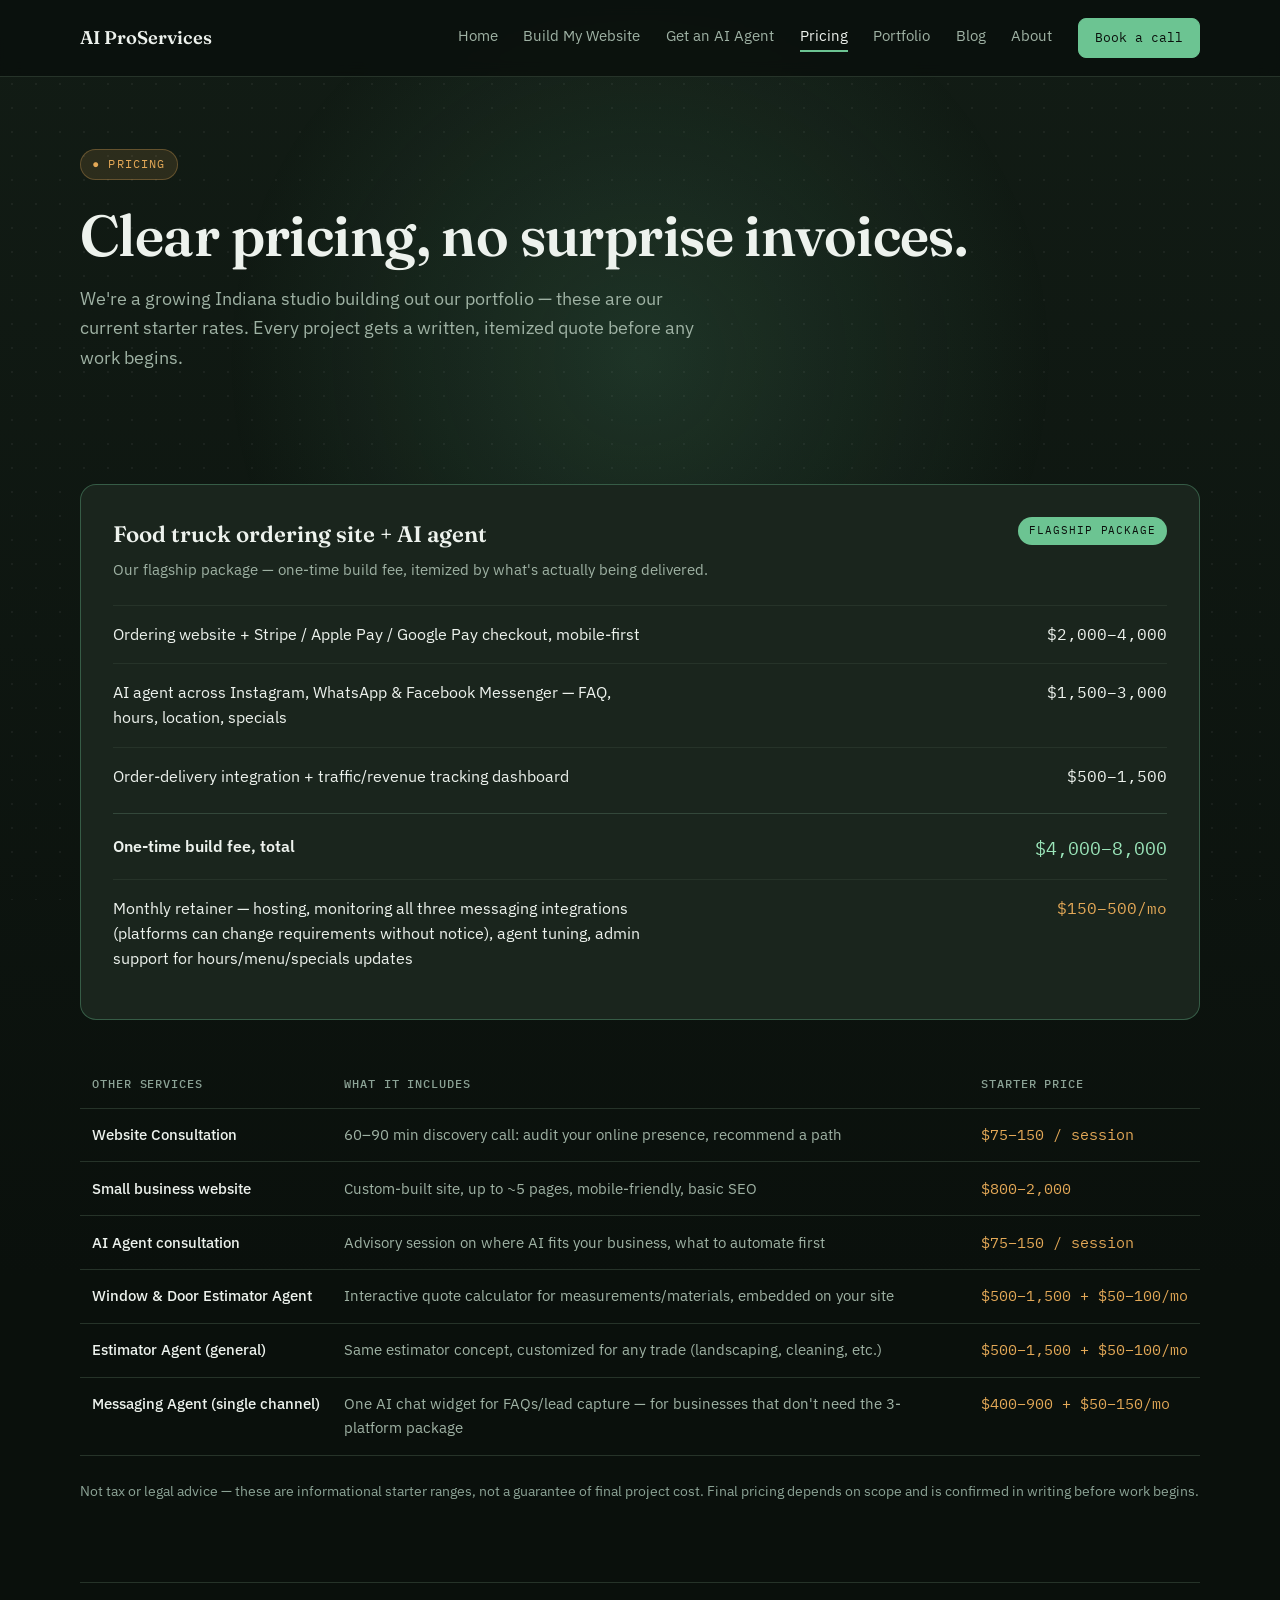
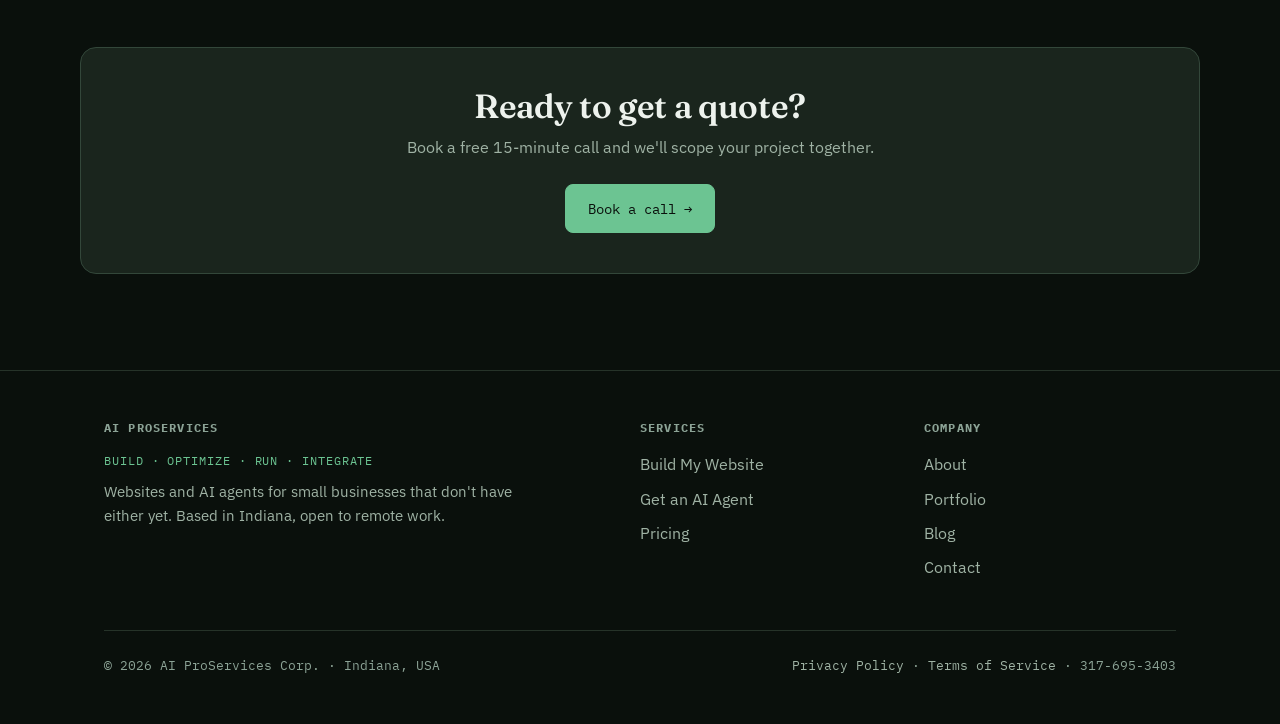
<file: site/pricing.html>
<!doctype html>
<html lang="en">
<head>
<meta charset="utf-8">
<meta name="viewport" content="width=device-width, initial-scale=1">
<title>Pricing — AI ProServices</title>
<meta name="description" content="Starter pricing for websites, AI agents, and consultations from AI ProServices.">
<link rel="icon" type="image/svg+xml" href="favicon.svg">
<meta property="og:type" content="website">
<meta property="og:title" content="Pricing — AI ProServices">
<meta property="og:description" content="Starter pricing for websites, AI agents, and consultations from AI ProServices.">
<meta property="og:url" content="https://aiproservicescorp.com/pricing.html">
<meta name="twitter:card" content="summary">
<meta name="twitter:title" content="Pricing — AI ProServices">
<meta name="twitter:description" content="Starter pricing for websites, AI agents, and consultations from AI ProServices.">
<link rel="stylesheet" href="css/styles.css">
</head>
<body>

<header class="site">
  <nav class="wrap nav">
    <a href="index.html" class="logo">AI ProServices</a>
    <button class="nav-toggle" id="navToggle" aria-expanded="false" aria-controls="navLinks">Menu</button>
    <div class="nav-links" id="navLinks">
      <a href="index.html">Home</a>
      <a href="build-my-website.html">Build My Website</a>
      <a href="get-an-ai-agent.html">Get an AI Agent</a>
      <a href="pricing.html">Pricing</a>
      <a href="portfolio.html">Portfolio</a>
      <a href="blog.html">Blog</a>
      <a href="about.html">About</a>
      <a href="https://outlook.office.com/bookwithme/user/e1a8f21ee1854f0caafce3af5d13cb9d@aiproservicescorp.com?anonymous&ismsaljsauthenabled&ep=plink" class="nav-cta" target="_blank" rel="noopener noreferrer">Book a call</a>
    </div>
  </nav>
</header>

<main>
  <section class="hero wrap" style="padding-bottom:2rem;">
    <div class="tag">● Pricing</div>
    <h1>Clear pricing, no surprise invoices.</h1>
    <p class="sub">We're a growing Indiana studio building out our portfolio — these are our current starter rates. Every project gets a written, itemized quote before any work begins.</p>
  </section>

  <section class="section no-border wrap">
    <div class="flagship">
      <div class="flagship-head">
        <div>
          <div class="flagship-name">Food truck ordering site + AI agent</div>
          <p class="flagship-sub">Our flagship package — one-time build fee, itemized by what's actually being delivered.</p>
        </div>
        <span class="pick">Flagship package</span>
      </div>

      <div class="line-item">
        <div class="li-label">Ordering website + Stripe / Apple Pay / Google Pay checkout, mobile-first</div>
        <div class="li-price">$2,000–4,000</div>
      </div>
      <div class="line-item">
        <div class="li-label">AI agent across Instagram, WhatsApp &amp; Facebook Messenger — FAQ, hours, location, specials</div>
        <div class="li-price">$1,500–3,000</div>
      </div>
      <div class="line-item">
        <div class="li-label">Order-delivery integration + traffic/revenue tracking dashboard</div>
        <div class="li-price">$500–1,500</div>
      </div>
      <div class="line-item total">
        <div class="li-label">One-time build fee, total</div>
        <div class="li-price">$4,000–8,000</div>
      </div>
      <div class="line-item retainer">
        <div class="li-label">Monthly retainer — hosting, monitoring all three messaging integrations (platforms can change requirements without notice), agent tuning, admin support for hours/menu/specials updates</div>
        <div class="li-price">$150–500/mo</div>
      </div>
    </div>

    <div class="price-table-wrap">
      <table class="price-table">
        <thead>
          <tr><th>Other services</th><th>What it includes</th><th>Starter price</th></tr>
        </thead>
        <tbody>
          <tr>
            <td class="svc">Website Consultation</td>
            <td class="desc">60–90 min discovery call: audit your online presence, recommend a path</td>
            <td class="price">$75–150 / session</td>
          </tr>
          <tr>
            <td class="svc">Small business website</td>
            <td class="desc">Custom-built site, up to ~5 pages, mobile-friendly, basic SEO</td>
            <td class="price">$800–2,000</td>
          </tr>
          <tr>
            <td class="svc">AI Agent consultation</td>
            <td class="desc">Advisory session on where AI fits your business, what to automate first</td>
            <td class="price">$75–150 / session</td>
          </tr>
          <tr>
            <td class="svc">Window &amp; Door Estimator Agent</td>
            <td class="desc">Interactive quote calculator for measurements/materials, embedded on your site</td>
            <td class="price">$500–1,500 + $50–100/mo</td>
          </tr>
          <tr>
            <td class="svc">Estimator Agent (general)</td>
            <td class="desc">Same estimator concept, customized for any trade (landscaping, cleaning, etc.)</td>
            <td class="price">$500–1,500 + $50–100/mo</td>
          </tr>
          <tr>
            <td class="svc">Messaging Agent (single channel)</td>
            <td class="desc">One AI chat widget for FAQs/lead capture — for businesses that don't need the 3-platform package</td>
            <td class="price">$400–900 + $50–150/mo</td>
          </tr>
        </tbody>
      </table>
    </div>
    <p class="note">Not tax or legal advice — these are informational starter ranges, not a guarantee of final project cost. Final pricing depends on scope and is confirmed in writing before work begins.</p>
  </section>

  <section class="section wrap">
    <div class="cta-band">
      <h2>Ready to get a quote?</h2>
      <p>Book a free 15-minute call and we'll scope your project together.</p>
      <div class="btn-row">
        <a href="https://outlook.office.com/bookwithme/user/e1a8f21ee1854f0caafce3af5d13cb9d@aiproservicescorp.com?anonymous&ismsaljsauthenabled&ep=plink" class="btn" target="_blank" rel="noopener noreferrer">Book a call →</a>
      </div>
    </div>
  </section>
</main>

<footer class="site">
  <div class="wrap">
    <div class="footer-grid">
      <div>
        <h4>AI ProServices</h4>
        <p class="footer-motto">Build &middot; Optimize &middot; Run &middot; Integrate</p>
        <p class="muted" style="max-width:26rem; font-size:0.92rem;">Websites and AI agents for small businesses that don't have either yet. Based in Indiana, open to remote work.</p>
      </div>
      <div>
        <h4>Services</h4>
        <ul>
          <li><a href="build-my-website.html">Build My Website</a></li>
          <li><a href="get-an-ai-agent.html">Get an AI Agent</a></li>
          <li><a href="pricing.html">Pricing</a></li>
        </ul>
      </div>
      <div>
        <h4>Company</h4>
        <ul>
          <li><a href="about.html">About</a></li>
          <li><a href="portfolio.html">Portfolio</a></li>
          <li><a href="blog.html">Blog</a></li>
          <li><a href="contact.html">Contact</a></li>
        </ul>
      </div>
    </div>
    <div class="footer-bottom">
      <span>© 2026 AI ProServices Corp. · Indiana, USA</span>
      <span class="footer-legal"><a href="privacy-policy.html">Privacy Policy</a> · <a href="terms-of-service.html">Terms of Service</a> · 317-695-3403</span>
    </div>
  </div>
</footer>

<script src="js/nav.js"></script>
</body>
</html>
</file>
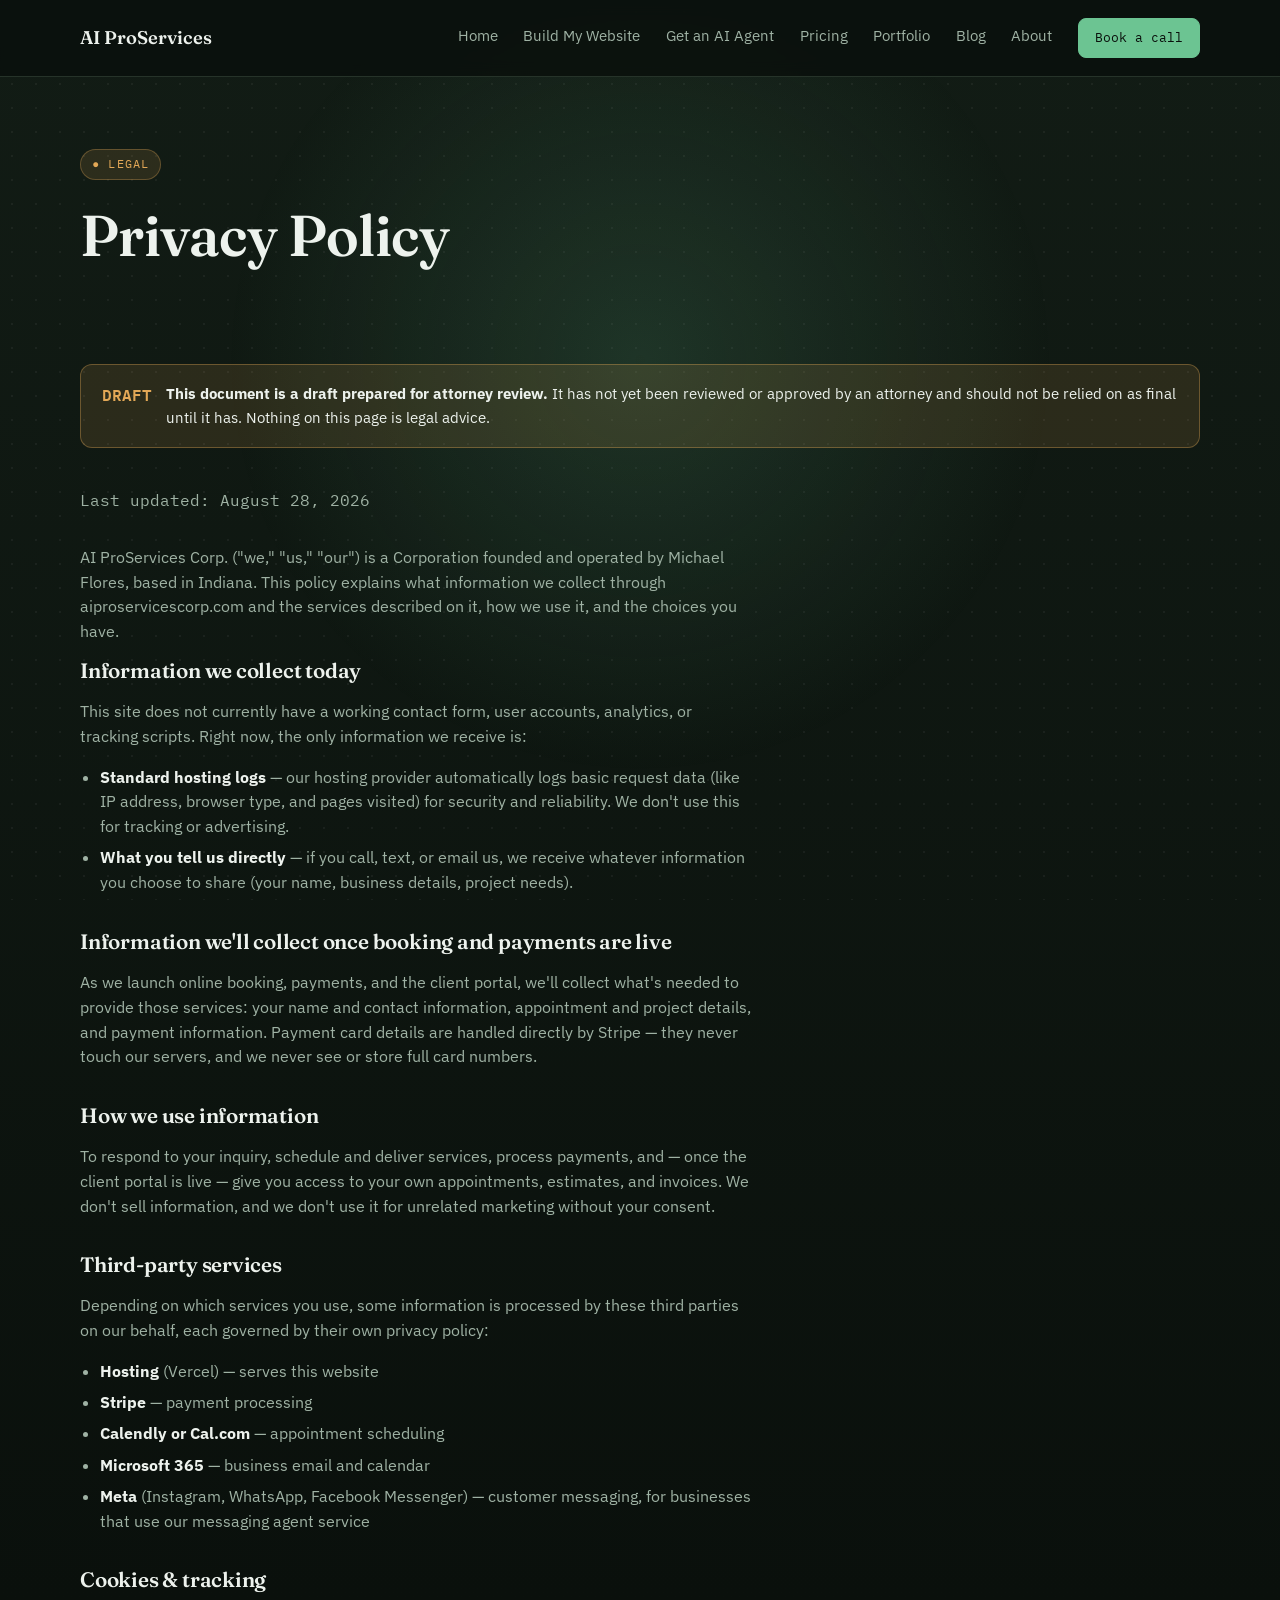
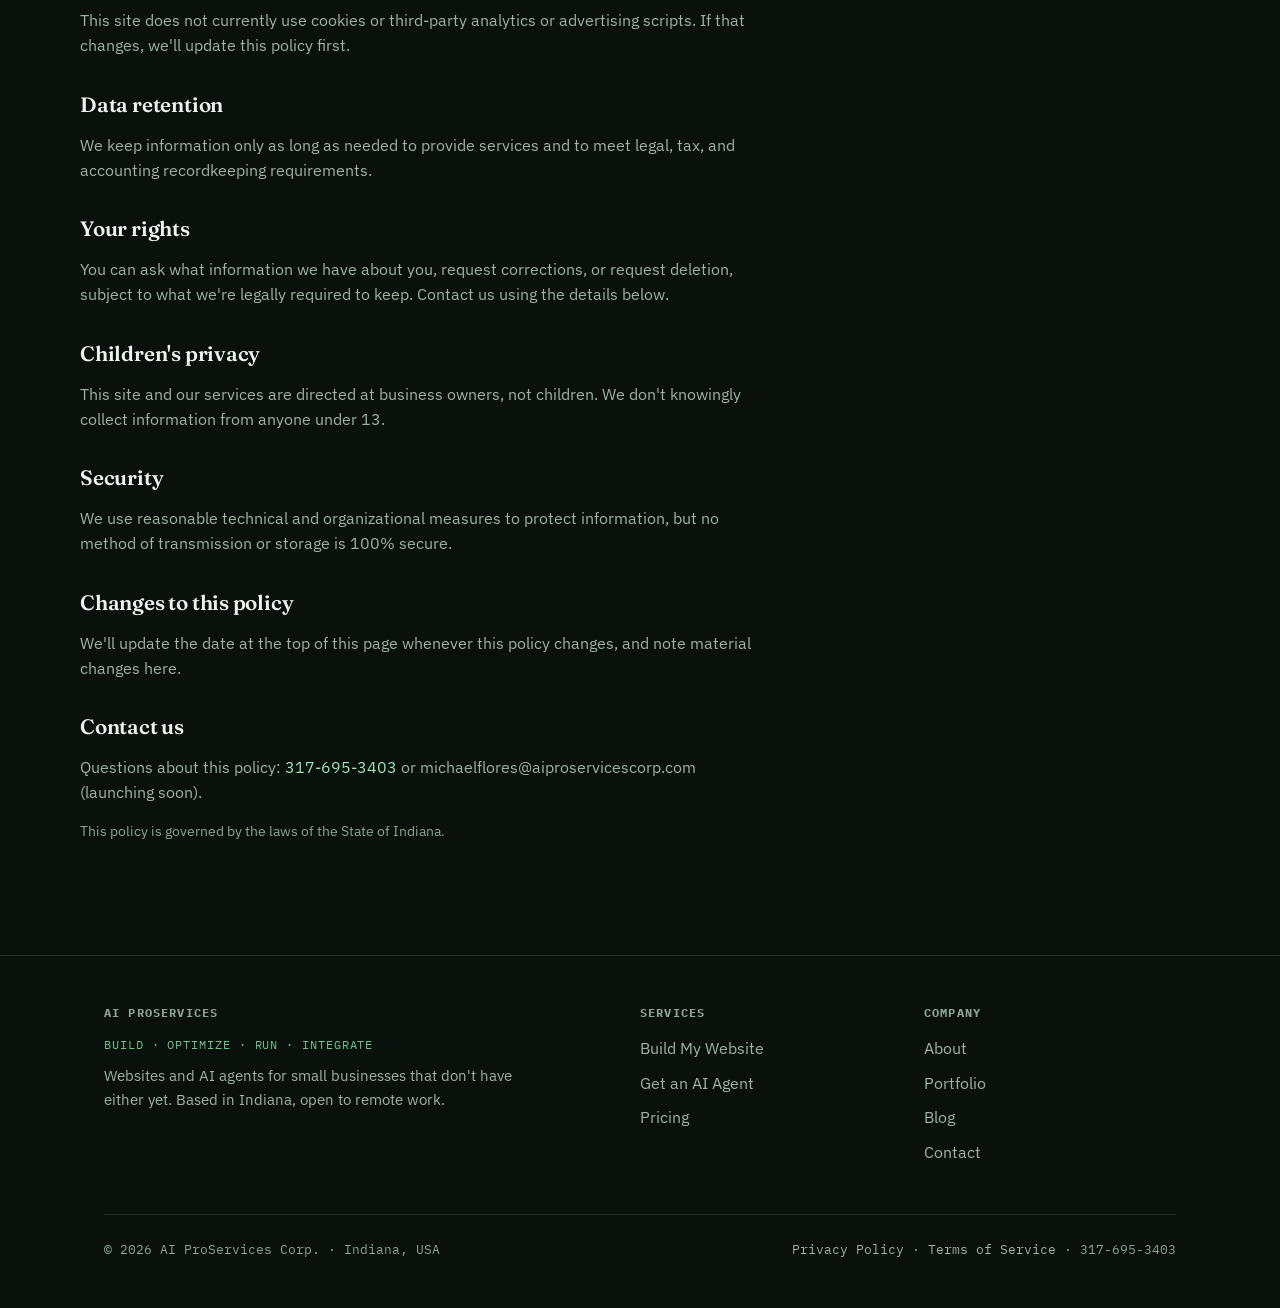
<file: site/privacy-policy.html>
<!doctype html>
<html lang="en">
<head>
<meta charset="utf-8">
<meta name="viewport" content="width=device-width, initial-scale=1">
<title>Privacy Policy — AI ProServices</title>
<meta name="description" content="How AI ProServices collects, uses, and protects information.">
<link rel="icon" type="image/svg+xml" href="favicon.svg">
<meta property="og:type" content="website">
<meta property="og:title" content="Privacy Policy — AI ProServices">
<meta property="og:description" content="How AI ProServices collects, uses, and protects information.">
<meta property="og:url" content="https://aiproservicescorp.com/privacy-policy.html">
<meta name="twitter:card" content="summary">
<meta name="twitter:title" content="Privacy Policy — AI ProServices">
<meta name="twitter:description" content="How AI ProServices collects, uses, and protects information.">
<meta name="robots" content="noindex">
<link rel="stylesheet" href="css/styles.css">
</head>
<body>

<header class="site">
  <nav class="wrap nav">
    <a href="index.html" class="logo">AI ProServices</a>
    <button class="nav-toggle" id="navToggle" aria-expanded="false" aria-controls="navLinks">Menu</button>
    <div class="nav-links" id="navLinks">
      <a href="index.html">Home</a>
      <a href="build-my-website.html">Build My Website</a>
      <a href="get-an-ai-agent.html">Get an AI Agent</a>
      <a href="pricing.html">Pricing</a>
      <a href="portfolio.html">Portfolio</a>
      <a href="blog.html">Blog</a>
      <a href="about.html">About</a>
      <a href="https://outlook.office.com/bookwithme/user/e1a8f21ee1854f0caafce3af5d13cb9d@aiproservicescorp.com?anonymous&ismsaljsauthenabled&ep=plink" class="nav-cta" target="_blank" rel="noopener noreferrer">Book a call</a>
    </div>
  </nav>
</header>

<main>
  <section class="hero wrap" style="padding-bottom:1rem;">
    <div class="tag">● Legal</div>
    <h1>Privacy Policy</h1>
  </section>

  <section class="section no-border wrap">
    <div class="legal-notice">
      <span class="mark">DRAFT</span>
      <div>
        <p><strong>This document is a draft prepared for attorney review.</strong> It has not yet been reviewed or approved by an attorney and should not be relied on as final until it has. Nothing on this page is legal advice.</p>
      </div>
    </div>

    <div class="legal-doc">
      <p class="legal-updated">Last updated: August 28, 2026</p>

      <p>AI ProServices Corp. ("we," "us," "our") is a Corporation founded and operated by Michael Flores, based in Indiana. This policy explains what information we collect through aiproservicescorp.com and the services described on it, how we use it, and the choices you have.</p>

      <h2>Information we collect today</h2>
      <p>This site does not currently have a working contact form, user accounts, analytics, or tracking scripts. Right now, the only information we receive is:</p>
      <ul>
        <li><strong>Standard hosting logs</strong> — our hosting provider automatically logs basic request data (like IP address, browser type, and pages visited) for security and reliability. We don't use this for tracking or advertising.</li>
        <li><strong>What you tell us directly</strong> — if you call, text, or email us, we receive whatever information you choose to share (your name, business details, project needs).</li>
      </ul>

      <h2>Information we'll collect once booking and payments are live</h2>
      <p>As we launch online booking, payments, and the client portal, we'll collect what's needed to provide those services: your name and contact information, appointment and project details, and payment information. Payment card details are handled directly by Stripe — they never touch our servers, and we never see or store full card numbers.</p>

      <h2>How we use information</h2>
      <p>To respond to your inquiry, schedule and deliver services, process payments, and — once the client portal is live — give you access to your own appointments, estimates, and invoices. We don't sell information, and we don't use it for unrelated marketing without your consent.</p>

      <h2>Third-party services</h2>
      <p>Depending on which services you use, some information is processed by these third parties on our behalf, each governed by their own privacy policy:</p>
      <ul>
        <li><strong>Hosting</strong> (Vercel) — serves this website</li>
        <li><strong>Stripe</strong> — payment processing</li>
        <li><strong>Calendly or Cal.com</strong> — appointment scheduling</li>
        <li><strong>Microsoft 365</strong> — business email and calendar</li>
        <li><strong>Meta</strong> (Instagram, WhatsApp, Facebook Messenger) — customer messaging, for businesses that use our messaging agent service</li>
      </ul>

      <h2>Cookies &amp; tracking</h2>
      <p>This site does not currently use cookies or third-party analytics or advertising scripts. If that changes, we'll update this policy first.</p>

      <h2>Data retention</h2>
      <p>We keep information only as long as needed to provide services and to meet legal, tax, and accounting recordkeeping requirements.</p>

      <h2>Your rights</h2>
      <p>You can ask what information we have about you, request corrections, or request deletion, subject to what we're legally required to keep. Contact us using the details below.</p>

      <h2>Children's privacy</h2>
      <p>This site and our services are directed at business owners, not children. We don't knowingly collect information from anyone under 13.</p>

      <h2>Security</h2>
      <p>We use reasonable technical and organizational measures to protect information, but no method of transmission or storage is 100% secure.</p>

      <h2>Changes to this policy</h2>
      <p>We'll update the date at the top of this page whenever this policy changes, and note material changes here.</p>

      <h2>Contact us</h2>
      <p>Questions about this policy: <a href="tel:+13176953403">317-695-3403</a> or michaelflores@aiproservicescorp.com (launching soon).</p>

      <p style="color:var(--text-faint); font-size:0.85rem;">This policy is governed by the laws of the State of Indiana.</p>
    </div>
  </section>
</main>

<footer class="site">
  <div class="wrap">
    <div class="footer-grid">
      <div>
        <h4>AI ProServices</h4>
        <p class="footer-motto">Build &middot; Optimize &middot; Run &middot; Integrate</p>
        <p class="muted" style="max-width:26rem; font-size:0.92rem;">Websites and AI agents for small businesses that don't have either yet. Based in Indiana, open to remote work.</p>
      </div>
      <div>
        <h4>Services</h4>
        <ul>
          <li><a href="build-my-website.html">Build My Website</a></li>
          <li><a href="get-an-ai-agent.html">Get an AI Agent</a></li>
          <li><a href="pricing.html">Pricing</a></li>
        </ul>
      </div>
      <div>
        <h4>Company</h4>
        <ul>
          <li><a href="about.html">About</a></li>
          <li><a href="portfolio.html">Portfolio</a></li>
          <li><a href="blog.html">Blog</a></li>
          <li><a href="contact.html">Contact</a></li>
        </ul>
      </div>
    </div>
    <div class="footer-bottom">
      <span>© 2026 AI ProServices Corp. · Indiana, USA</span>
      <span class="footer-legal"><a href="privacy-policy.html">Privacy Policy</a> · <a href="terms-of-service.html">Terms of Service</a> · 317-695-3403</span>
    </div>
  </div>
</footer>

<script src="js/nav.js"></script>
</body>
</html>
</file>
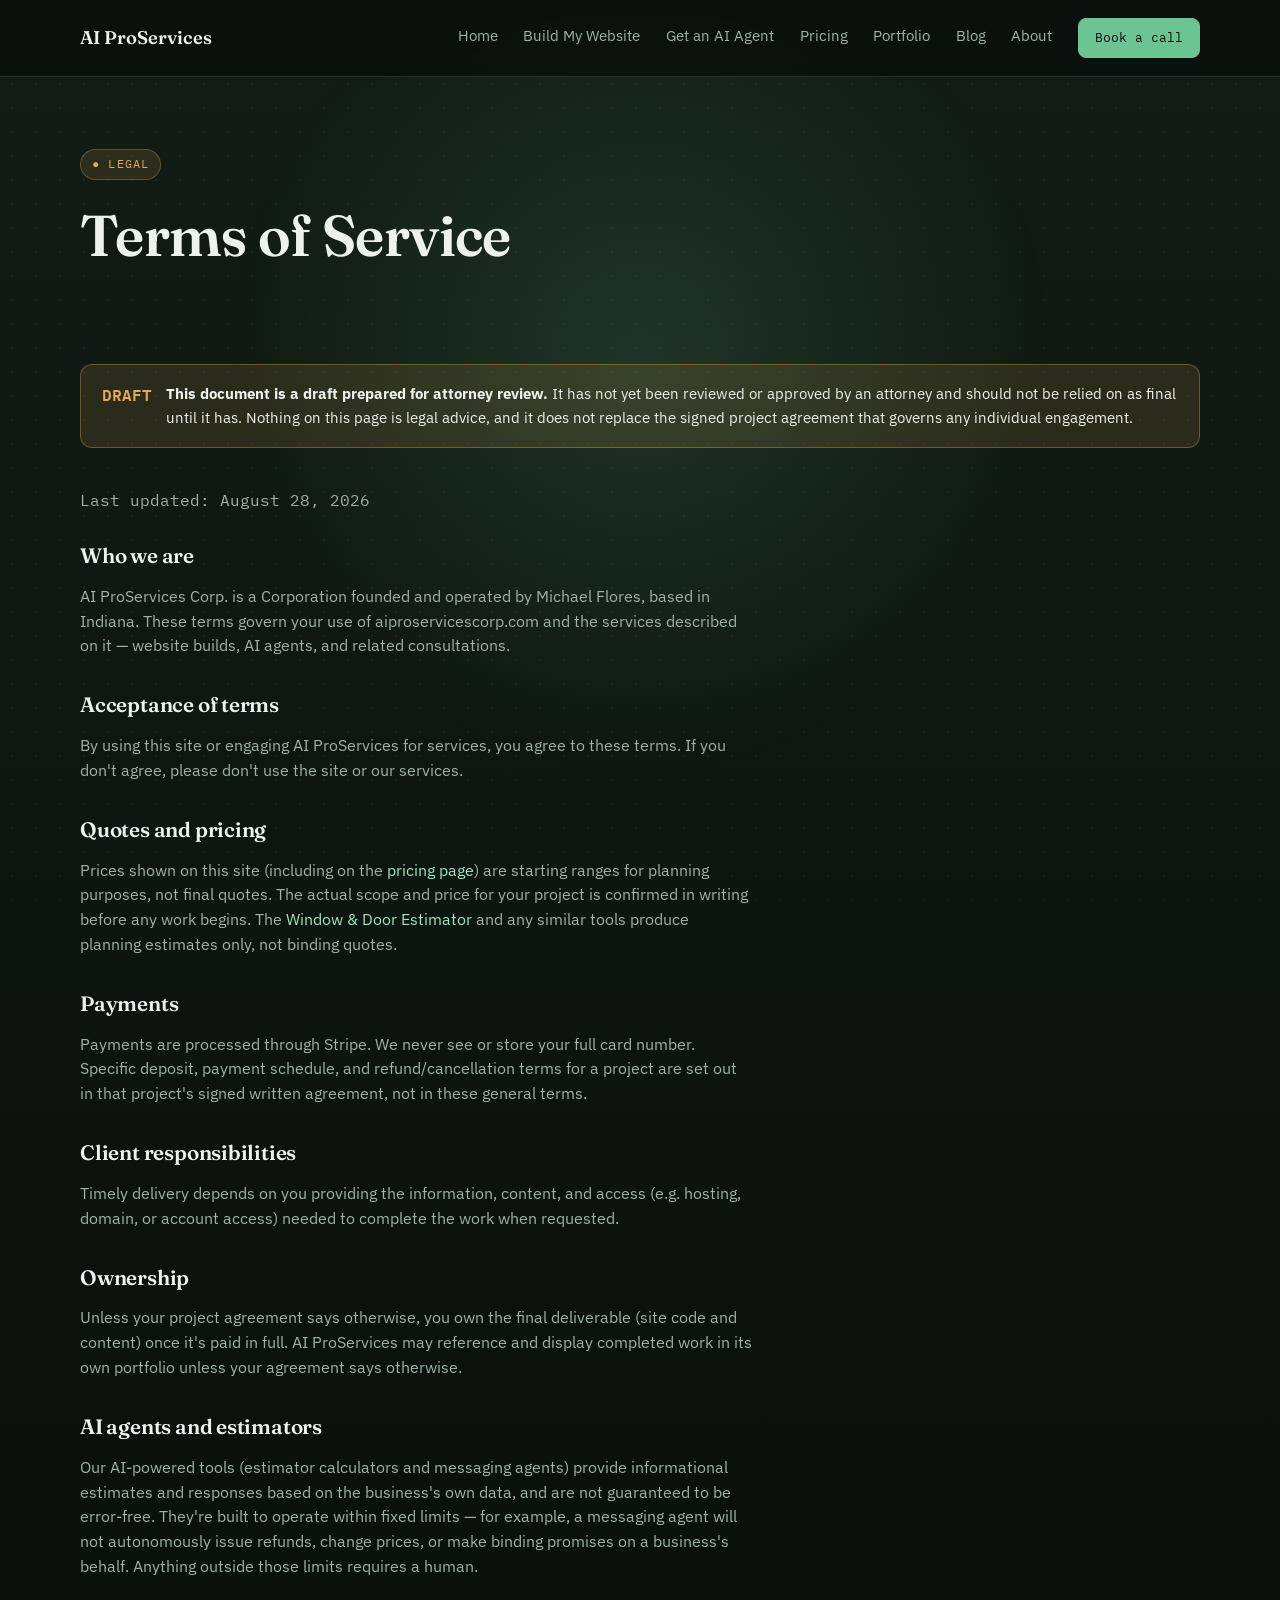
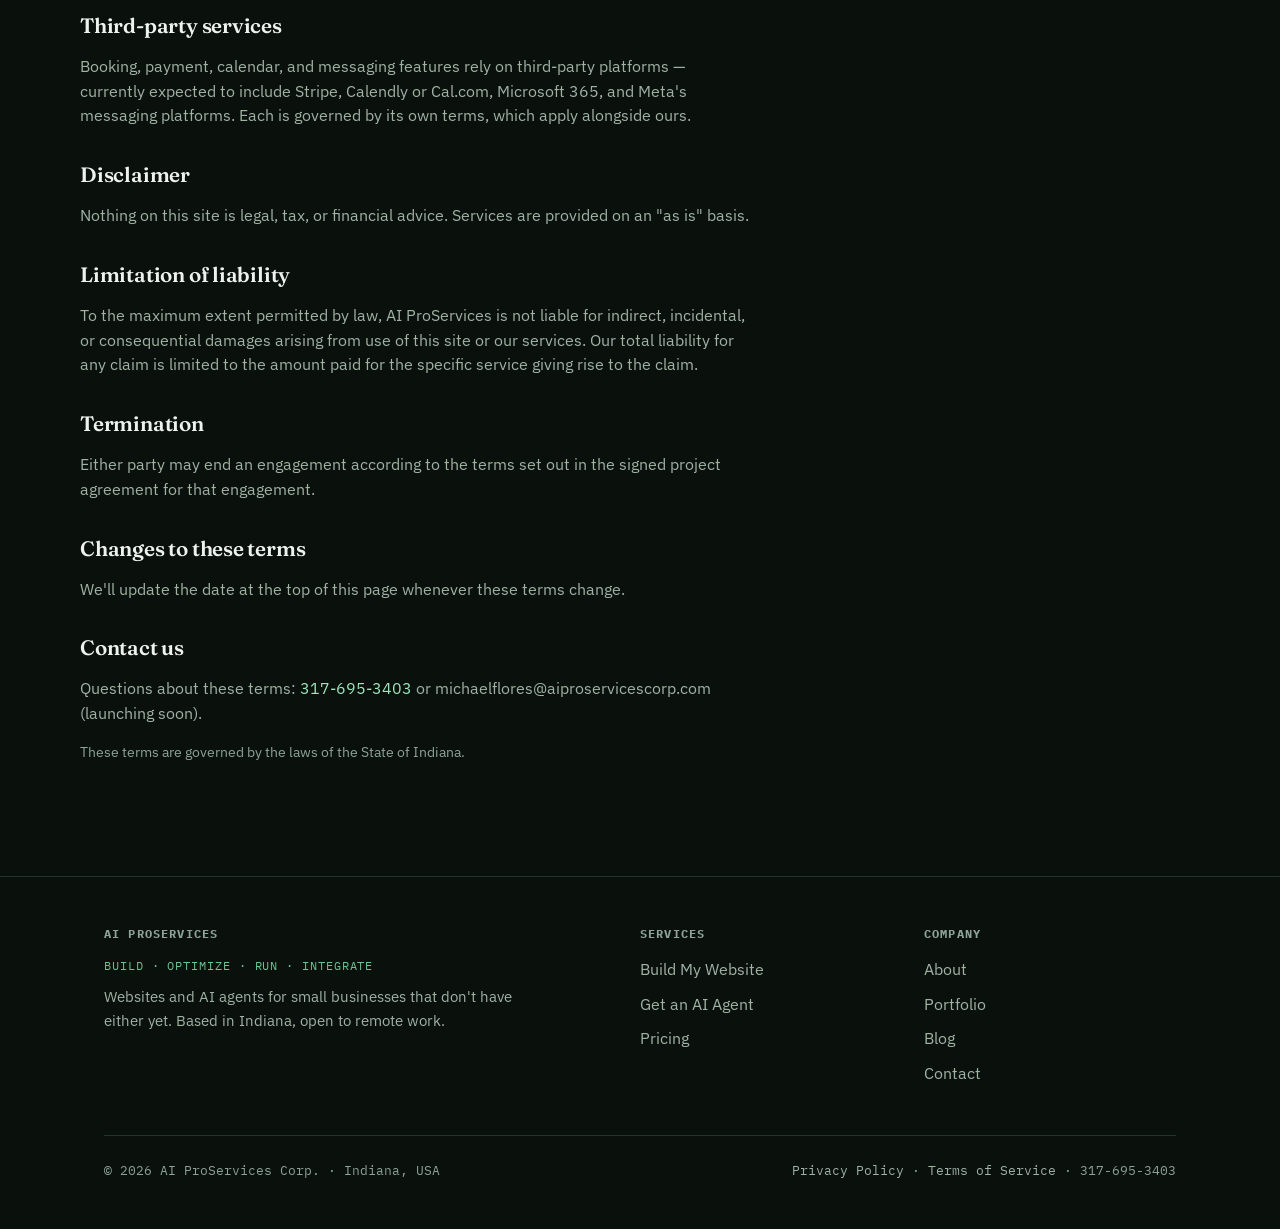
<file: site/terms-of-service.html>
<!doctype html>
<html lang="en">
<head>
<meta charset="utf-8">
<meta name="viewport" content="width=device-width, initial-scale=1">
<title>Terms of Service — AI ProServices</title>
<meta name="description" content="The terms that govern use of aiproservicescorp.com and AI ProServices's services.">
<link rel="icon" type="image/svg+xml" href="favicon.svg">
<meta property="og:type" content="website">
<meta property="og:title" content="Terms of Service — AI ProServices">
<meta property="og:description" content="The terms that govern use of aiproservicescorp.com and AI ProServices's services.">
<meta property="og:url" content="https://aiproservicescorp.com/terms-of-service.html">
<meta name="twitter:card" content="summary">
<meta name="twitter:title" content="Terms of Service — AI ProServices">
<meta name="twitter:description" content="The terms that govern use of aiproservicescorp.com and AI ProServices's services.">
<meta name="robots" content="noindex">
<link rel="stylesheet" href="css/styles.css">
</head>
<body>

<header class="site">
  <nav class="wrap nav">
    <a href="index.html" class="logo">AI ProServices</a>
    <button class="nav-toggle" id="navToggle" aria-expanded="false" aria-controls="navLinks">Menu</button>
    <div class="nav-links" id="navLinks">
      <a href="index.html">Home</a>
      <a href="build-my-website.html">Build My Website</a>
      <a href="get-an-ai-agent.html">Get an AI Agent</a>
      <a href="pricing.html">Pricing</a>
      <a href="portfolio.html">Portfolio</a>
      <a href="blog.html">Blog</a>
      <a href="about.html">About</a>
      <a href="https://outlook.office.com/bookwithme/user/e1a8f21ee1854f0caafce3af5d13cb9d@aiproservicescorp.com?anonymous&ismsaljsauthenabled&ep=plink" class="nav-cta" target="_blank" rel="noopener noreferrer">Book a call</a>
    </div>
  </nav>
</header>

<main>
  <section class="hero wrap" style="padding-bottom:1rem;">
    <div class="tag">● Legal</div>
    <h1>Terms of Service</h1>
  </section>

  <section class="section no-border wrap">
    <div class="legal-notice">
      <span class="mark">DRAFT</span>
      <div>
        <p><strong>This document is a draft prepared for attorney review.</strong> It has not yet been reviewed or approved by an attorney and should not be relied on as final until it has. Nothing on this page is legal advice, and it does not replace the signed project agreement that governs any individual engagement.</p>
      </div>
    </div>

    <div class="legal-doc">
      <p class="legal-updated">Last updated: August 28, 2026</p>

      <h2>Who we are</h2>
      <p>AI ProServices Corp. is a Corporation founded and operated by Michael Flores, based in Indiana. These terms govern your use of aiproservicescorp.com and the services described on it — website builds, AI agents, and related consultations.</p>

      <h2>Acceptance of terms</h2>
      <p>By using this site or engaging AI ProServices for services, you agree to these terms. If you don't agree, please don't use the site or our services.</p>

      <h2>Quotes and pricing</h2>
      <p>Prices shown on this site (including on the <a href="pricing.html">pricing page</a>) are starting ranges for planning purposes, not final quotes. The actual scope and price for your project is confirmed in writing before any work begins. The <a href="estimator-window-door.html">Window &amp; Door Estimator</a> and any similar tools produce planning estimates only, not binding quotes.</p>

      <h2>Payments</h2>
      <p>Payments are processed through Stripe. We never see or store your full card number. Specific deposit, payment schedule, and refund/cancellation terms for a project are set out in that project's signed written agreement, not in these general terms.</p>

      <h2>Client responsibilities</h2>
      <p>Timely delivery depends on you providing the information, content, and access (e.g. hosting, domain, or account access) needed to complete the work when requested.</p>

      <h2>Ownership</h2>
      <p>Unless your project agreement says otherwise, you own the final deliverable (site code and content) once it's paid in full. AI ProServices may reference and display completed work in its own portfolio unless your agreement says otherwise.</p>

      <h2>AI agents and estimators</h2>
      <p>Our AI-powered tools (estimator calculators and messaging agents) provide informational estimates and responses based on the business's own data, and are not guaranteed to be error-free. They're built to operate within fixed limits — for example, a messaging agent will not autonomously issue refunds, change prices, or make binding promises on a business's behalf. Anything outside those limits requires a human.</p>

      <h2>Third-party services</h2>
      <p>Booking, payment, calendar, and messaging features rely on third-party platforms — currently expected to include Stripe, Calendly or Cal.com, Microsoft 365, and Meta's messaging platforms. Each is governed by its own terms, which apply alongside ours.</p>

      <h2>Disclaimer</h2>
      <p>Nothing on this site is legal, tax, or financial advice. Services are provided on an "as is" basis.</p>

      <h2>Limitation of liability</h2>
      <p>To the maximum extent permitted by law, AI ProServices is not liable for indirect, incidental, or consequential damages arising from use of this site or our services. Our total liability for any claim is limited to the amount paid for the specific service giving rise to the claim.</p>

      <h2>Termination</h2>
      <p>Either party may end an engagement according to the terms set out in the signed project agreement for that engagement.</p>

      <h2>Changes to these terms</h2>
      <p>We'll update the date at the top of this page whenever these terms change.</p>

      <h2>Contact us</h2>
      <p>Questions about these terms: <a href="tel:+13176953403">317-695-3403</a> or michaelflores@aiproservicescorp.com (launching soon).</p>

      <p style="color:var(--text-faint); font-size:0.85rem;">These terms are governed by the laws of the State of Indiana.</p>
    </div>
  </section>
</main>

<footer class="site">
  <div class="wrap">
    <div class="footer-grid">
      <div>
        <h4>AI ProServices</h4>
        <p class="footer-motto">Build &middot; Optimize &middot; Run &middot; Integrate</p>
        <p class="muted" style="max-width:26rem; font-size:0.92rem;">Websites and AI agents for small businesses that don't have either yet. Based in Indiana, open to remote work.</p>
      </div>
      <div>
        <h4>Services</h4>
        <ul>
          <li><a href="build-my-website.html">Build My Website</a></li>
          <li><a href="get-an-ai-agent.html">Get an AI Agent</a></li>
          <li><a href="pricing.html">Pricing</a></li>
        </ul>
      </div>
      <div>
        <h4>Company</h4>
        <ul>
          <li><a href="about.html">About</a></li>
          <li><a href="portfolio.html">Portfolio</a></li>
          <li><a href="blog.html">Blog</a></li>
          <li><a href="contact.html">Contact</a></li>
        </ul>
      </div>
    </div>
    <div class="footer-bottom">
      <span>© 2026 AI ProServices Corp. · Indiana, USA</span>
      <span class="footer-legal"><a href="privacy-policy.html">Privacy Policy</a> · <a href="terms-of-service.html">Terms of Service</a> · 317-695-3403</span>
    </div>
  </div>
</footer>

<script src="js/nav.js"></script>
</body>
</html>
</file>
<file: site/css/styles.css>
/* AI ProServices — shared design system
   Palette, type, and pattern lifted directly from the launch plan. */

@import url('https://fonts.googleapis.com/css2?family=Fraunces:opsz,wght@9..144,500;9..144,600;9..144,700&family=IBM+Plex+Sans:wght@400;500;600;700&family=IBM+Plex+Mono:wght@400;500&display=swap');

:root {
  --bg-0: #0a100c;
  --bg-1: #121c15;
  --surface: #1a251d;
  --surface-2: #1f2e23;
  --border: #33473a;
  --border-soft: #263329;
  --text: #edf2ed;
  --text-muted: #9fb2a4;
  --text-faint: #8ca396; /* brightened from #6d8175 — the original failed WCAG AA (4.5:1) for body text against --surface and lighter; this passes ~5.3:1+ on every background it's used against. */
  --accent: #6cc492;
  --accent-strong: #9be6ba;
  --amber: #e3a857;
  --amber-soft: rgba(227, 168, 87, 0.13);
  --accent-soft: rgba(108, 196, 146, 0.12);
  --font-display: "Fraunces", Georgia, "Times New Roman", serif;
  --font-body: "IBM Plex Sans", -apple-system, "Segoe UI", sans-serif;
  --font-mono: "IBM Plex Mono", ui-monospace, "SFMono-Regular", Menlo, monospace;
  --max: 1120px;
}

* { box-sizing: border-box; }
html { -webkit-text-size-adjust: 100%; scroll-behavior: smooth; }

body {
  margin: 0;
  background: linear-gradient(180deg, var(--bg-1) 0%, var(--bg-0) 55%, var(--bg-0) 100%);
  color: var(--text);
  font-family: var(--font-body);
  font-size: 16px;
  line-height: 1.6;
  position: relative;
  min-height: 100vh;
  overflow-x: hidden;
}

body::before {
  content: "";
  position: fixed;
  inset: 0;
  background-image: radial-gradient(circle, rgba(255, 255, 255, 0.05) 1px, transparent 1px);
  background-size: 24px 24px;
  pointer-events: none;
  z-index: 0;
}

body::after {
  content: "";
  position: fixed;
  top: -10%;
  left: 50%;
  width: 900px;
  height: 900px;
  transform: translateX(-50%);
  background: radial-gradient(circle, rgba(108, 196, 146, 0.16) 0%, rgba(108, 196, 146, 0) 65%);
  pointer-events: none;
  z-index: 0;
}

img { max-width: 100%; display: block; }
a { color: var(--accent-strong); text-decoration: none; }
a:hover { text-decoration: underline; }
a:focus-visible, button:focus-visible, input:focus-visible, textarea:focus-visible, summary:focus-visible {
  outline: 2px solid var(--accent-strong);
  outline-offset: 2px;
}

h1, h2, h3 {
  font-family: var(--font-display);
  font-weight: 600;
  line-height: 1.1;
  letter-spacing: -0.01em;
  margin: 0 0 1rem;
  text-wrap: balance;
}
h1 { font-size: clamp(2.4rem, 6vw, 3.6rem); }
h2 { font-size: clamp(1.6rem, 3.4vw, 2.1rem); }
h3 { font-size: 1.25rem; }
p { margin: 0 0 1rem; color: var(--text); }
.muted { color: var(--text-muted); }

.wrap {
  position: relative;
  z-index: 1;
  max-width: var(--max);
  margin: 0 auto;
  padding: 0 1.5rem;
}

.eyebrow, .kicker {
  font-family: var(--font-mono);
  font-size: 0.72rem;
  letter-spacing: 0.14em;
  text-transform: uppercase;
  color: var(--accent);
}

.tag {
  display: inline-flex;
  align-items: center;
  gap: 0.5rem;
  font-family: var(--font-mono);
  font-size: 0.72rem;
  letter-spacing: 0.1em;
  text-transform: uppercase;
  color: var(--amber);
  background: var(--amber-soft);
  border: 1px solid rgba(227, 168, 87, 0.3);
  padding: 0.35rem 0.7rem;
  border-radius: 100px;
  margin-bottom: 1.5rem;
}

/* ---------- Header / nav ---------- */
header.site {
  position: sticky;
  top: 0;
  z-index: 20;
  background: rgba(10, 16, 12, 0.85);
  backdrop-filter: blur(8px);
  border-bottom: 1px solid var(--border-soft);
}
.nav {
  display: flex;
  align-items: center;
  justify-content: space-between;
  padding: 1.1rem 0;
  gap: 1rem;
}
.logo {
  font-family: var(--font-display);
  font-weight: 600;
  font-size: 1.15rem;
  color: var(--text);
  white-space: nowrap;
}
.logo:hover { text-decoration: none; color: var(--accent-strong); }
.nav-links {
  display: flex;
  align-items: center;
  gap: 1.6rem;
  font-size: 0.92rem;
}
.nav-links a { color: var(--text-muted); }
.nav-links a:hover, .nav-links a.active { color: var(--text); text-decoration: none; }
.nav-links a:not(.nav-cta) { padding-bottom: 3px; border-bottom: 2px solid transparent; }
.nav-links a.active:not(.nav-cta) { border-bottom-color: var(--accent); }
.nav-cta {
  font-family: var(--font-mono);
  font-size: 0.82rem;
  color: var(--bg-0) !important;
  background: var(--accent);
  padding: 0.55rem 1rem;
  border-radius: 8px;
  border: 1px solid var(--accent);
  white-space: nowrap;
}
.nav-cta:hover { background: var(--accent-strong); text-decoration: none; }

.nav-toggle { display: none; }

@media (max-width: 760px) {
  .nav-links {
    display: none;
    position: absolute;
    top: 100%;
    left: 0;
    right: 0;
    z-index: 30;
    flex-direction: column;
    align-items: flex-start;
    gap: 0;
    background: var(--bg-1);
    border-bottom: 1px solid var(--border-soft);
    padding: 0.5rem 1.5rem 1rem;
  }
  .nav-links.open { display: flex; }
  .nav-links a { padding: 0.7rem 0; width: 100%; }
  .nav-cta { margin-top: 0.5rem; }
  .nav-toggle {
    display: inline-flex;
    background: none;
    border: 1px solid var(--border);
    color: var(--text);
    border-radius: 8px;
    padding: 0.5rem 0.7rem;
    font-size: 1rem;
  }
}

/* ---------- Hero ---------- */
.hero { padding: 4.5rem 0 3.5rem; }
.hero .sub { font-size: 1.15rem; color: var(--text-muted); max-width: 40rem; }

.hero-paths {
  display: grid;
  grid-template-columns: 1fr 1fr;
  gap: 1.25rem;
  margin-top: 2.5rem;
}
@media (max-width: 700px) { .hero-paths { grid-template-columns: 1fr; } }

.path-card {
  display: block;
  background: var(--surface);
  border: 1px solid var(--border);
  border-radius: 14px;
  padding: 1.75rem;
  transition: border-color 0.15s ease, transform 0.15s ease;
}
.path-card:hover { border-color: var(--accent); transform: translateY(-2px); text-decoration: none; }
.path-card .path-eyebrow { font-family: var(--font-mono); font-size: 0.72rem; letter-spacing: 0.1em; text-transform: uppercase; color: var(--text-faint); margin-bottom: 0.6rem; }
.path-card h3 { color: var(--text); margin-bottom: 0.5rem; }
.path-card p { color: var(--text-muted); font-size: 0.95rem; margin-bottom: 1rem; }
.path-card .go { color: var(--accent-strong); font-family: var(--font-mono); font-size: 0.85rem; }

.niche-tags { display: flex; flex-wrap: wrap; gap: 0.5rem; }
.niche-tag {
  font-family: var(--font-mono);
  font-size: 0.72rem;
  padding: 0.3rem 0.6rem;
  border-radius: 100px;
  border: 1px solid var(--border);
  color: var(--text-muted);
}
.niche-tag.launch { color: var(--accent-strong); border-color: rgba(108,196,146,0.4); background: var(--accent-soft); }

/* ---------- Sections ---------- */
.section { padding: 4rem 0; border-top: 1px solid var(--border-soft); }
.section.no-border { border-top: none; }
.section .lede { color: var(--text-muted); font-size: 1.02rem; max-width: 42rem; margin-bottom: 2rem; }
.section-head { margin-bottom: 2.5rem; }

/* ---------- Cards / grids ---------- */
.grid { display: grid; gap: 1.25rem; }
.grid-3 { grid-template-columns: repeat(3, 1fr); }
.grid-2 { grid-template-columns: repeat(2, 1fr); }
@media (max-width: 860px) { .grid-3 { grid-template-columns: 1fr 1fr; } }
@media (max-width: 620px) { .grid-3, .grid-2 { grid-template-columns: 1fr; } }

.card {
  background: var(--surface);
  border: 1px solid var(--border);
  border-radius: 12px;
  padding: 1.5rem;
}
.card h3 { margin-bottom: 0.5rem; }
.card p { color: var(--text-muted); font-size: 0.94rem; }
.card .price {
  font-family: var(--font-mono);
  color: var(--amber);
  font-size: 0.95rem;
  margin-top: 0.75rem;
}
.card .cta-link { display: inline-block; margin-top: 0.75rem; font-size: 0.9rem; }
.card.coming-soon { opacity: 0.6; }
.card.coming-soon .badge {
  font-family: var(--font-mono);
  font-size: 0.65rem;
  letter-spacing: 0.08em;
  text-transform: uppercase;
  color: var(--text-faint);
  border: 1px solid var(--border);
  border-radius: 100px;
  padding: 0.15rem 0.55rem;
  display: inline-block;
  margin-bottom: 0.6rem;
}

/* ---------- Flagship / pricing ---------- */
.flagship {
  background: var(--surface);
  border: 1px solid rgba(108, 196, 146, 0.35);
  border-radius: 16px;
  padding: 2rem;
  margin-bottom: 2.5rem;
}
.flagship-head {
  display: flex;
  justify-content: space-between;
  align-items: flex-start;
  gap: 1rem;
  flex-wrap: wrap;
  margin-bottom: 1.5rem;
}
.flagship-name { font-family: var(--font-display); font-size: 1.4rem; font-weight: 600; }
.flagship-sub { color: var(--text-muted); font-size: 0.92rem; margin: 0.3rem 0 0; }
.pick {
  font-family: var(--font-mono);
  font-size: 0.7rem;
  letter-spacing: 0.08em;
  text-transform: uppercase;
  color: var(--bg-0);
  background: var(--accent);
  padding: 0.3rem 0.7rem;
  border-radius: 100px;
  white-space: nowrap;
}

.line-item {
  display: flex;
  justify-content: space-between;
  align-items: flex-start;
  gap: 1.5rem;
  padding: 1rem 0;
  border-top: 1px solid var(--border-soft);
}
.line-item:first-of-type { border-top: none; }
.li-label { color: var(--text); font-size: 0.98rem; max-width: 34rem; }
.li-why { display: block; color: var(--text-faint); font-size: 0.85rem; margin-top: 0.3rem; }
.li-price { font-family: var(--font-mono); color: var(--text); white-space: nowrap; font-size: 0.98rem; }
.line-item.total { border-top: 1px solid var(--border); margin-top: 0.5rem; padding-top: 1.25rem; }
.line-item.total .li-label { font-weight: 600; }
.line-item.total .li-price { color: var(--accent-strong); font-size: 1.15rem; }
.line-item.retainer .li-price { color: var(--amber); }

.price-table-wrap { overflow-x: auto; }
.price-table { width: 100%; border-collapse: collapse; font-size: 0.94rem; }
.price-table th, .price-table td { text-align: left; padding: 0.9rem 0.75rem; border-bottom: 1px solid var(--border-soft); vertical-align: top; }
.price-table th { font-family: var(--font-mono); font-size: 0.72rem; letter-spacing: 0.08em; text-transform: uppercase; color: var(--text-faint); font-weight: 500; }
.price-table td.svc { color: var(--text); font-weight: 500; white-space: nowrap; }
.price-table td.desc { color: var(--text-muted); }
.price-table td.price { font-family: var(--font-mono); color: var(--amber); white-space: nowrap; }

.note { color: var(--text-faint); font-size: 0.88rem; margin-top: 1.5rem; }

/* ---------- Steps / process ---------- */
.steps { list-style: none; margin: 0; padding: 0; counter-reset: step; }
.steps li {
  counter-increment: step;
  position: relative;
  padding: 0 0 1.75rem 3rem;
  border-left: 1px solid var(--border);
  margin-left: 0.9rem;
}
.steps li:last-child { border-left: 1px solid transparent; padding-bottom: 0; }
.steps li::before {
  content: counter(step);
  position: absolute;
  left: -0.9rem;
  top: 0;
  width: 1.8rem;
  height: 1.8rem;
  border-radius: 50%;
  background: var(--surface-2);
  border: 1px solid var(--accent);
  color: var(--accent-strong);
  font-family: var(--font-mono);
  font-size: 0.85rem;
  display: flex;
  align-items: center;
  justify-content: center;
}
.step-title { font-weight: 600; color: var(--text); margin-bottom: 0.25rem; }
.step-detail { color: var(--text-muted); font-size: 0.94rem; }

/* ---------- CTA band ---------- */
.cta-band {
  background: var(--surface);
  border: 1px solid var(--border);
  border-radius: 16px;
  padding: 2.5rem;
  text-align: center;
}
.cta-band h2 { margin-bottom: 0.6rem; }
.cta-band p { color: var(--text-muted); margin-bottom: 1.5rem; }

.btn {
  display: inline-flex;
  align-items: center;
  gap: 0.4rem;
  font-family: var(--font-mono);
  font-size: 0.9rem;
  color: var(--bg-0);
  background: var(--accent);
  padding: 0.75rem 1.4rem;
  border-radius: 8px;
  border: 1px solid var(--accent);
}
.btn:hover { background: var(--accent-strong); text-decoration: none; }
.btn.secondary {
  color: var(--text);
  background: transparent;
  border: 1px solid var(--border);
}
.btn.secondary:hover { border-color: var(--accent); background: var(--surface-2); }
.btn-row { display: flex; gap: 0.9rem; flex-wrap: wrap; justify-content: center; }

/* ---------- Footer ---------- */
footer.site {
  border-top: 1px solid var(--border-soft);
  padding: 3rem 0;
  margin-top: 2rem;
}
.footer-grid {
  display: grid;
  grid-template-columns: 2fr 1fr 1fr;
  gap: 2rem;
}
@media (max-width: 700px) { .footer-grid { grid-template-columns: 1fr; } }
.footer-motto {
  font-family: var(--font-mono);
  font-size: 0.72rem;
  letter-spacing: 0.08em;
  text-transform: uppercase;
  color: var(--accent);
  margin: 0 0 0.6rem;
}
footer.site h4 {
  font-family: var(--font-mono);
  font-size: 0.72rem;
  letter-spacing: 0.1em;
  text-transform: uppercase;
  color: var(--text-faint);
  margin: 0 0 0.9rem;
}
footer.site ul { list-style: none; margin: 0; padding: 0; }
footer.site li { margin-bottom: 0.55rem; }
footer.site a { color: var(--text-muted); }
footer.site a:hover { color: var(--text); }
.footer-bottom {
  margin-top: 2.5rem;
  padding-top: 1.5rem;
  border-top: 1px solid var(--border-soft);
  display: flex;
  justify-content: space-between;
  flex-wrap: wrap;
  gap: 0.5rem;
  font-size: 0.82rem;
  color: var(--text-faint);
  font-family: var(--font-mono);
}

/* ---------- Contact form ---------- */
.contact-form { display: grid; gap: 1.1rem; max-width: 32rem; }
.field label { display: block; font-size: 0.88rem; color: var(--text-muted); margin-bottom: 0.4rem; }
.field input, .field select, .field textarea {
  width: 100%;
  background: var(--surface-2);
  border: 1px solid var(--border);
  border-radius: 8px;
  padding: 0.7rem 0.85rem;
  color: var(--text);
  font-family: var(--font-body);
  font-size: 0.96rem;
}
.field textarea { resize: vertical; min-height: 7rem; }
.field input::placeholder, .field textarea::placeholder { color: var(--text-faint); }

.contact-cards { display: grid; gap: 1rem; grid-template-columns: 1fr 1fr; margin-bottom: 2rem; }
@media (max-width: 620px) { .contact-cards { grid-template-columns: 1fr; } }
.contact-cards .card a { font-family: var(--font-mono); font-size: 0.95rem; }

/* ---------- Misc ---------- */
.badge-soon {
  display: inline-block;
  font-family: var(--font-mono);
  font-size: 0.7rem;
  letter-spacing: 0.06em;
  text-transform: uppercase;
  color: var(--amber);
  background: var(--amber-soft);
  border: 1px solid rgba(227,168,87,0.3);
  border-radius: 100px;
  padding: 0.2rem 0.6rem;
}

.portfolio-card {
  background: var(--surface);
  border: 1px solid var(--border);
  border-radius: 14px;
  overflow: hidden;
}
.portfolio-card .thumb {
  aspect-ratio: 16/9;
  background: linear-gradient(135deg, var(--surface-2), var(--bg-0));
  display: flex;
  align-items: center;
  justify-content: center;
  color: var(--text-faint);
  font-family: var(--font-mono);
  font-size: 0.85rem;
  border-bottom: 1px solid var(--border-soft);
}
.portfolio-card .body { padding: 1.25rem 1.5rem 1.5rem; }

/* ---------- Estimator tool ---------- */
.estimator-tool {
  background: var(--surface);
  border: 1px solid var(--border);
  border-radius: 16px;
  padding: 2rem;
}
.estimator-rows { display: grid; gap: 1rem; margin-bottom: 1.25rem; }
.estimator-row {
  display: grid;
  grid-template-columns: 1.3fr 1.1fr 1.3fr 0.7fr 1.1fr auto;
  gap: 0.75rem;
  align-items: end;
  background: var(--surface-2);
  border: 1px solid var(--border-soft);
  border-radius: 10px;
  padding: 1rem;
}
@media (max-width: 820px) {
  .estimator-row { grid-template-columns: 1fr 1fr; }
  .field-removal { grid-column: span 2; }
}
.estimator-row .field label {
  display: block;
  font-family: var(--font-mono);
  font-size: 0.68rem;
  letter-spacing: 0.06em;
  text-transform: uppercase;
  color: var(--text-faint);
  margin-bottom: 0.35rem;
}
.estimator-row select,
.estimator-row input[type="number"] {
  width: 100%;
  background: var(--bg-1);
  border: 1px solid var(--border);
  border-radius: 8px;
  padding: 0.55rem 0.6rem;
  color: var(--text);
  font-family: var(--font-body);
  font-size: 0.92rem;
}
.field-removal { display: flex; align-items: center; gap: 0.5rem; }
.field-removal label { margin-bottom: 0 !important; text-transform: none !important; font-family: var(--font-body) !important; font-size: 0.85rem !important; color: var(--text-muted) !important; letter-spacing: normal !important; }
.row-remove {
  background: none;
  border: 1px solid var(--border);
  color: var(--text-faint);
  border-radius: 8px;
  width: 2.2rem;
  height: 2.2rem;
  font-size: 1.1rem;
  line-height: 1;
  cursor: pointer;
}
.row-remove:hover { color: var(--text); border-color: var(--amber); }

.estimator-totals {
  border-top: 1px solid var(--border);
  padding-top: 1.25rem;
  margin-top: 0.5rem;
}
.totals-line {
  display: flex;
  justify-content: space-between;
  gap: 1rem;
  padding: 0.4rem 0;
  color: var(--text-muted);
  font-size: 0.9rem;
}
.totals-range {
  display: flex;
  justify-content: space-between;
  align-items: baseline;
  margin-top: 0.75rem;
  padding-top: 0.9rem;
  border-top: 1px solid var(--border-soft);
}
.range-amount {
  font-family: var(--font-mono);
  color: var(--accent-strong);
  font-size: 1.3rem;
}

/* ---------- Legal documents ---------- */
.legal-notice {
  display: flex;
  gap: 0.9rem;
  align-items: flex-start;
  background: var(--amber-soft);
  border: 1px solid rgba(227, 168, 87, 0.35);
  border-radius: 12px;
  padding: 1.1rem 1.3rem;
  margin-bottom: 2.5rem;
}
.legal-notice .mark {
  font-family: var(--font-mono);
  color: var(--amber);
  font-weight: 600;
  flex-shrink: 0;
}
.legal-notice p { margin: 0; color: var(--text); font-size: 0.92rem; }
.legal-notice p + p { margin-top: 0.5rem; }

.legal-doc { max-width: 42rem; }
.legal-doc h2 { font-size: 1.3rem; margin-top: 2.25rem; }
.legal-doc h2:first-of-type { margin-top: 0; }
.legal-doc p, .legal-doc li { color: var(--text-muted); font-size: 0.97rem; }
.legal-doc ul { padding-left: 1.25rem; margin: 0 0 1rem; }
.legal-doc li { margin-bottom: 0.4rem; }
.legal-doc strong { color: var(--text); }
.legal-updated { font-family: var(--font-mono); font-size: 0.8rem; color: var(--text-faint); margin-bottom: 2rem; }
</file>
